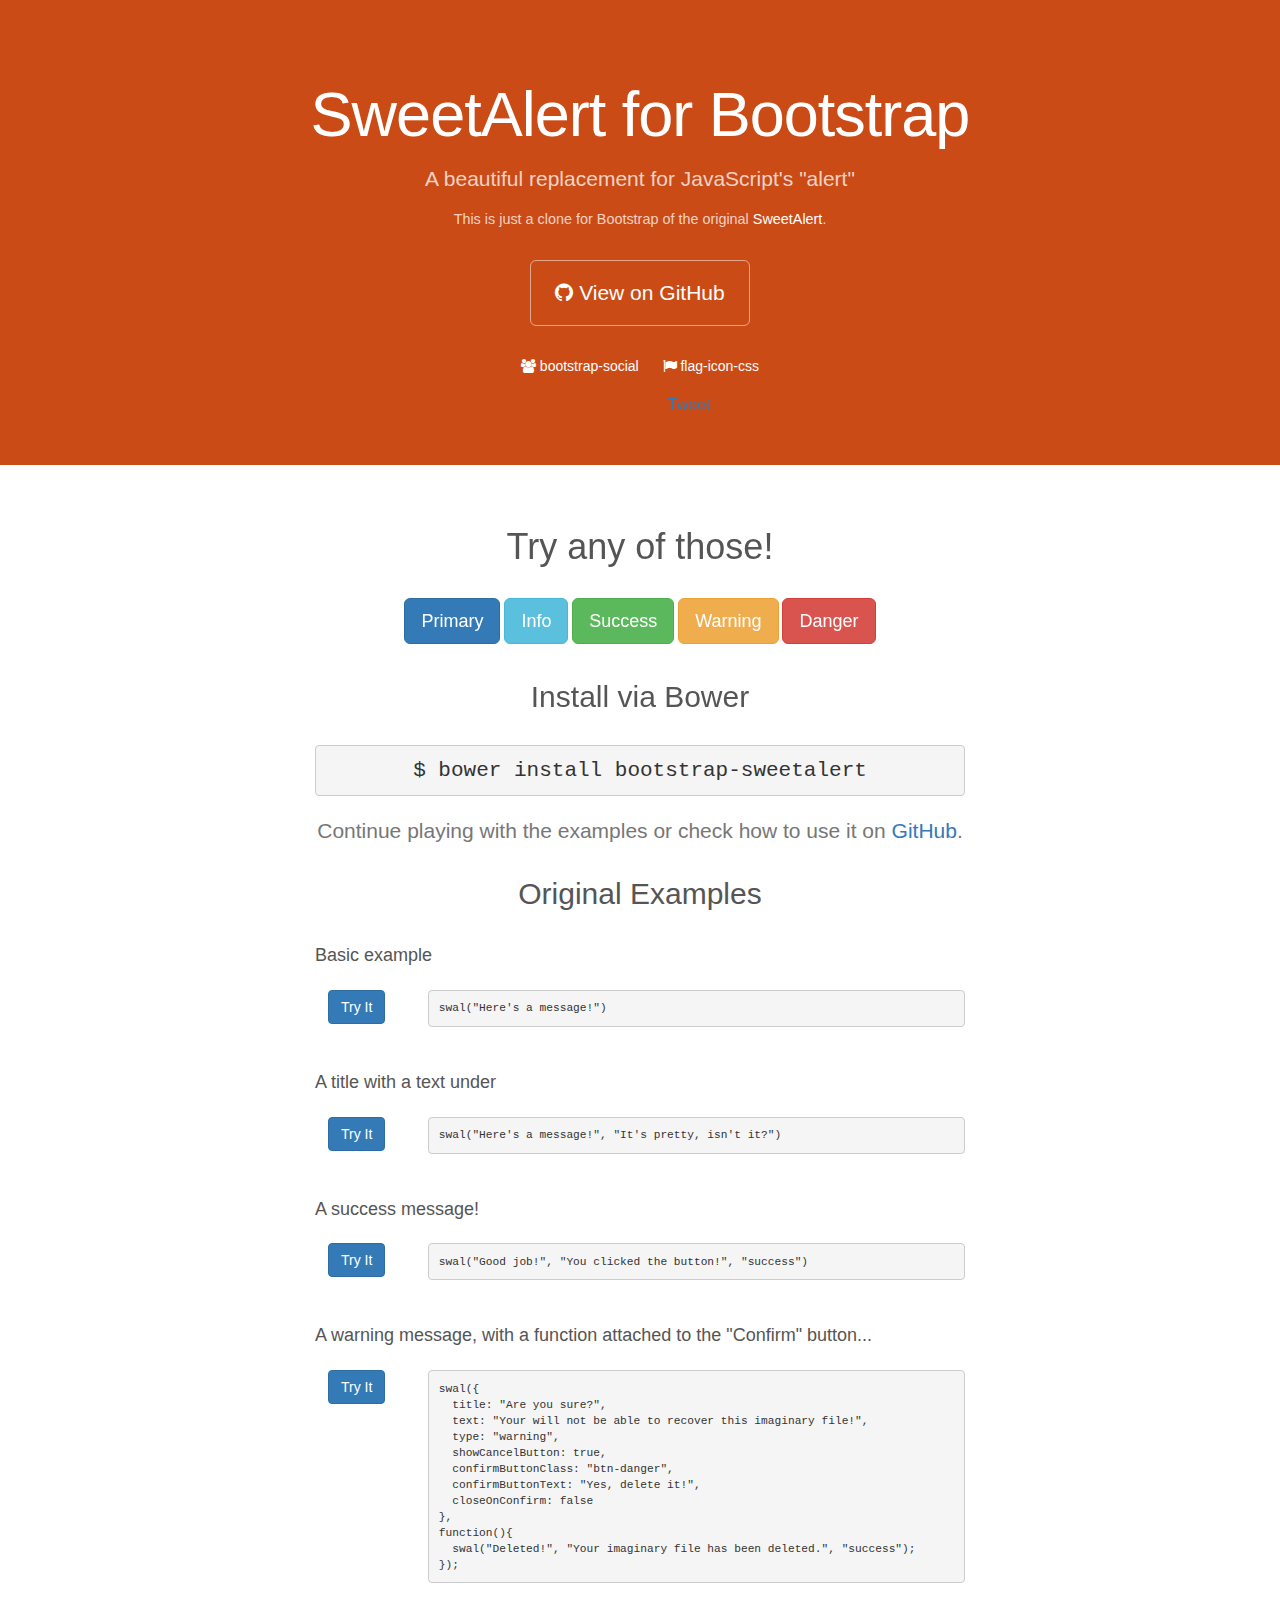
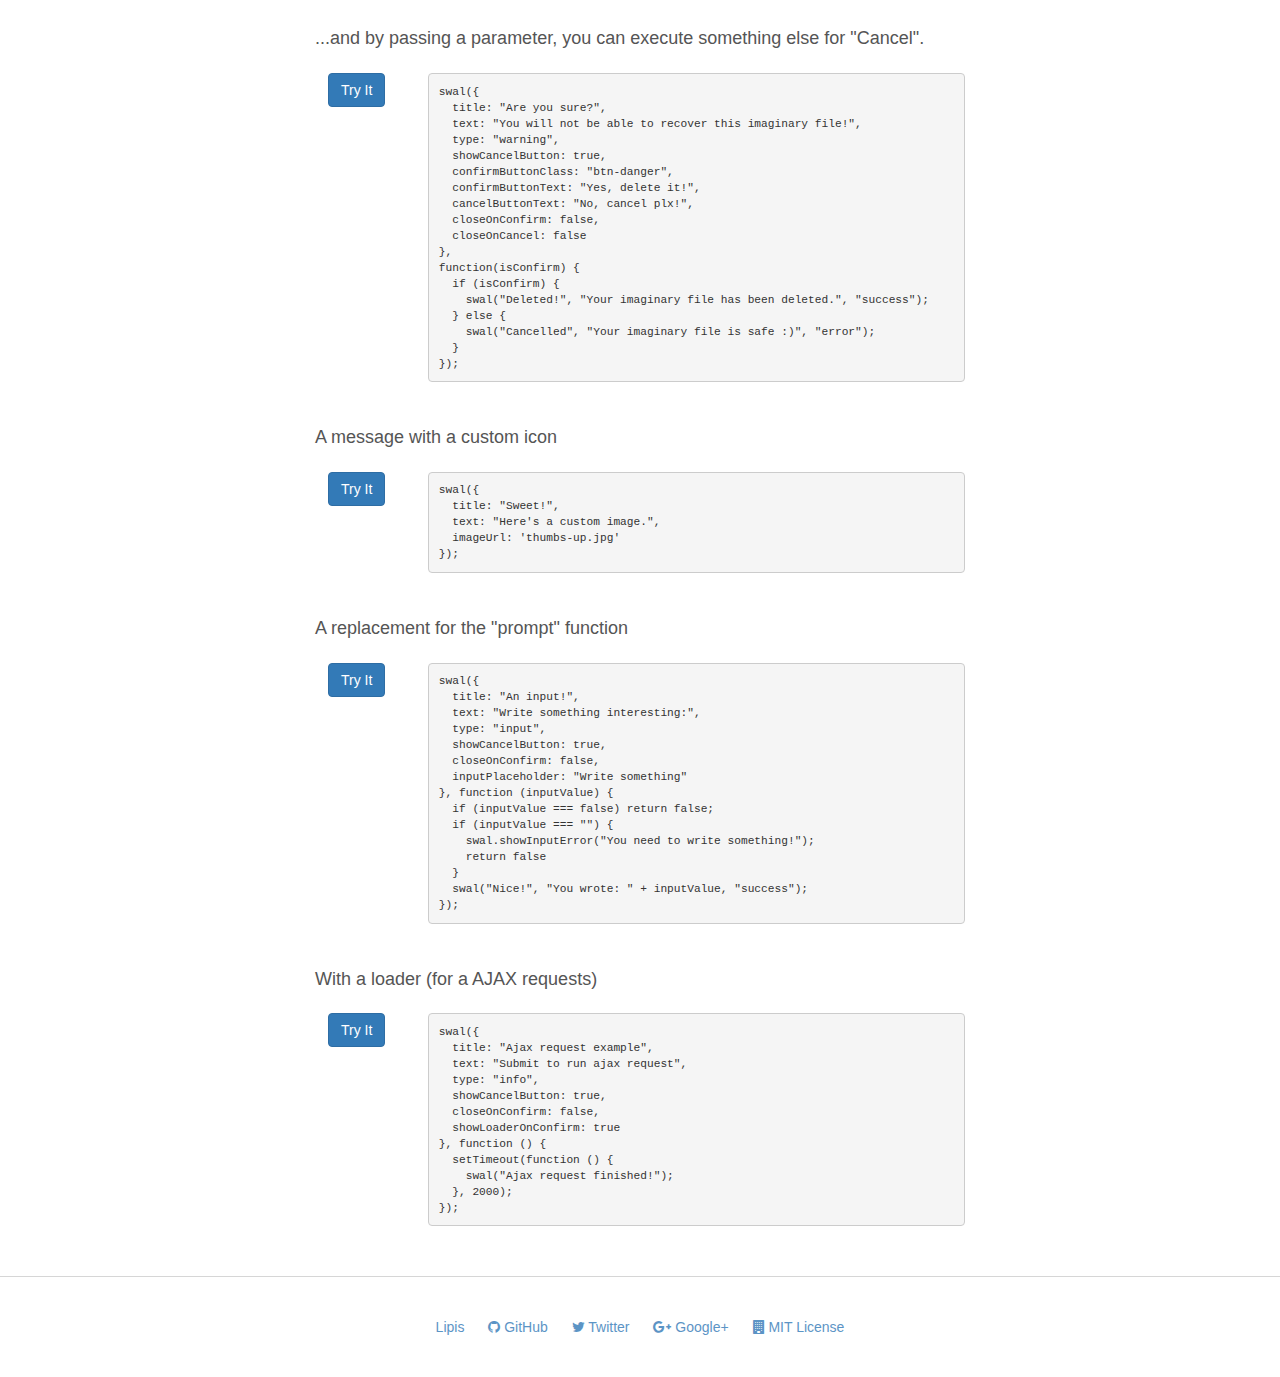
<file: src/main/resources/static/sweetAlert/index.html>
<!DOCTYPE html>
<html lang="en">
  <head>
    <meta charset="utf-8">
    <meta http-equiv="X-UA-Compatible" content="IE=edge">
    <meta name="viewport" content="width=device-width, initial-scale=1">

    <meta property="og:title" content="Social Buttons for Bootstrap" />
    <meta property="og:description" content="A beautiful replacement for JavaScript's 'alert' for Bootstrap" />
    <meta property="og:type" content="website" />
    <meta property="og:url" content="http://lipis.github.io/bootstrap-sweetalert/" />
    <meta property="og:image" content="http://lipis.github.io/bootstrap-social/assets/bootstrap-sweetalert.png" />

    <title>SweetAlert for Bootstrap</title>

    <link href="//maxcdn.bootstrapcdn.com/bootstrap/3.2.0/css/bootstrap.min.css" rel="stylesheet">
    <link href="//maxcdn.bootstrapcdn.com/font-awesome/4.2.0/css/font-awesome.min.css" rel="stylesheet">
    <script src="//code.jquery.com/jquery-2.1.1.js"></script>
    <link href="assets/docs.css" rel="stylesheet">

    <!-- Debug -->
    <script src="//localhost:32123/livereload.js"></script>

    <!-- This is what you need -->
    <script src="dist/sweetalert.js"></script>
    <link rel="stylesheet" href="dist/sweetalert.css">
    <!--.......................-->

    <script>
      (function(i,s,o,g,r,a,m){i['GoogleAnalyticsObject']=r;i[r]=i[r]||function(){
      (i[r].q=i[r].q||[]).push(arguments)},i[r].l=1*new Date();a=s.createElement(o),
      m=s.getElementsByTagName(o)[0];a.async=1;a.src=g;m.parentNode.insertBefore(a,m)
      })(window,document,'script','//www.google-analytics.com/analytics.js','ga');
      ga('create', 'UA-42119746-3', 'auto');
      ga('send', 'pageview');
    </script>
  </head>

  <body>
    <div class="jumbotron">
      <h1>SweetAlert for Bootstrap</h1>
      <p>A beautiful replacement for JavaScript's "alert"</p>
      <p class="small">
        This is just a clone for Bootstrap of the original
        <a href="http://tristanedwards.me/sweetalert" target="_blank" onclick="_gaq.push(['_trackEvent', 'exit', 'header', 'Original']);">SweetAlert</a>.
      </p>
      <p>
        <a class="btn btn-outline btn-lg" href="https://github.com/lipis/sweetalert" onclick="_gaq.push(['_trackEvent', 'exit', 'main', 'GitHub']);">
          <span class="fa fa-github"></span>
          View on GitHub
        </a>
      </p>
      <ul class="jumbotron-links">
        <li><a href="http://lipis.github.io/bootstrap-social" onclick="_gaq.push(['_trackEvent', 'exit', 'header', 'bootstrap-social']);"><i class="fa fa-group"></i> bootstrap-social</a></li>
        <li><a href="http://lipis.github.io/flag-icon-css"  onclick="_gaq.push(['_trackEvent', 'exit', 'header', 'flag-icon-css']);"><i class="fa fa-flag"></i> flag-icon-css</a></li>
      </ul>

      <iframe src="http://ghbtns.com/github-btn.html?user=lipis&amp;repo=bootstrap-sweetalert&amp;type=watch&amp;count=true" class="social-share"></iframe>
      <a href="https://twitter.com/share" class="social-share twitter-share-button" data-url="http://lipis.github.io/bootstrap-sweetalert/" data-text="SweetAlert for Bootstrap! A beautiful replacement for JavaScript's 'alert'." data-via="lipis" data-hashtags="bootstrap">Tweet</a>
    </div>

    <div class="container">

      <h1>Try any of those!</h1>
      <div class="examples">
        <button class="btn btn-lg btn-primary sweet-10" onclick="_gaq.push(['_trackEvent', 'example, 'try', 'Primary']);">Primary</button>
        <button class="btn btn-lg btn-info sweet-11" onclick="_gaq.push(['_trackEvent', 'example, 'try', 'Info']);">Info</button>
        <button class="btn btn-lg btn-success sweet-12" onclick="_gaq.push(['_trackEvent', 'example, 'try', 'Success']);">Success</button>
        <button class="btn btn-lg btn-warning sweet-13" onclick="_gaq.push(['_trackEvent', 'example, 'try', 'Warning']);">Warning</button>
        <button class="btn btn-lg btn-danger sweet-14" onclick="_gaq.push(['_trackEvent', 'example, 'try', 'Danger']);">Danger</button>
      </div>


      <h2>Install via Bower</h2>

      <pre class="text-center lead">$ bower install bootstrap-sweetalert</pre>

      <p class="text-muted text-center lead">
        Continue playing with the examples or check how to use it on
        <a href="https://github.com/lipis/bootstrap-sweetalert#sweetalert-for-bootstrap">GitHub</a>.
      </p>

      <h2>Original Examples</h2>

      <h4>Basic example</h4>
      <div class="row">
        <div class="col-sm-2 text-center">
          <p><button class="btn btn-primary sweet-1" onclick="_gaq.push(['_trackEvent', 'example', 'try', 'sweet-1']);">Try It</button></p>
        </div>
        <div class="col-sm-10">
          <pre class="code">swal("Here's a message!")</pre>
        </div>
      </div>

      <h4>A title with a text under</h4>
      <div class="row">
        <div class="col-sm-2 text-center">
          <p><button class="btn btn-primary sweet-2" onclick="_gaq.push(['_trackEvent', 'example', 'try', 'sweet-2']);">Try It</button></p>
        </div>
        <div class="col-sm-10">
          <pre>swal("Here's a message!", "It's pretty, isn't it?")</pre>
        </div>
      </div>

      <h4>A success message!</h4>
      <div class="row">
        <div class="col-sm-2 text-center">
          <p><button class="btn btn-primary sweet-3" onclick="_gaq.push(['_trackEvent', 'example', 'try', 'sweet-3']);">Try It</button></p>
        </div>
        <div class="col-sm-10">
          <pre>swal("Good job!", "You clicked the button!", "success")</pre>
        </div>
      </div>

      <h4>A warning message, with a function attached to the "Confirm" button...</h4>
      <div class="row">
        <div class="col-sm-2 text-center">
          <p><button class="btn btn-primary sweet-4" onclick="_gaq.push(['_trackEvent', 'example', 'try', 'sweet-4']);">Try It</button></p>
        </div>
        <div class="col-sm-10">
          <pre>
swal({
  title: "Are you sure?",
  text: "Your will not be able to recover this imaginary file!",
  type: "warning",
  showCancelButton: true,
  confirmButtonClass: "btn-danger",
  confirmButtonText: "Yes, delete it!",
  closeOnConfirm: false
},
function(){
  swal("Deleted!", "Your imaginary file has been deleted.", "success");
});</pre>
        </div>
      </div>

      <h4>...and by passing a parameter, you can execute something else for "Cancel".</h4>
      <div class="row">
        <div class="col-sm-2 text-center">
          <p><button class="btn btn-primary sweet-5" onclick="_gaq.push(['_trackEvent', 'example', 'try', 'sweet-5']);">Try It</button></p>
        </div>
        <div class="col-sm-10">
          <pre>
swal({
  title: "Are you sure?",
  text: "You will not be able to recover this imaginary file!",
  type: "warning",
  showCancelButton: true,
  confirmButtonClass: "btn-danger",
  confirmButtonText: "Yes, delete it!",
  cancelButtonText: "No, cancel plx!",
  closeOnConfirm: false,
  closeOnCancel: false
},
function(isConfirm) {
  if (isConfirm) {
    swal("Deleted!", "Your imaginary file has been deleted.", "success");
  } else {
    swal("Cancelled", "Your imaginary file is safe :)", "error");
  }
});</pre>
        </div>
      </div>

      <h4>A message with a custom icon</h4>
      <div class="row">
        <div class="col-sm-2 text-center">
          <p><button class="btn btn-primary sweet-6" onclick="_gaq.push(['_trackEvent', 'exit', 'footer', 'Lipis']);">Try It</button></p>
        </div>
        <div class="col-sm-10">
          <pre>
swal({
  title: "Sweet!",
  text: "Here's a custom image.",
  imageUrl: 'thumbs-up.jpg'
});</pre>
        </div>
      </div>

      <h4>A replacement for the "prompt" function</h4>
      <div class="row">
        <div class="col-sm-2 text-center">
          <p><button class="btn btn-primary sweet-7" onclick="_gaq.push(['_trackEvent', 'exit', 'footer', 'Lipis']);">Try It</button></p>
        </div>
        <div class="col-sm-10">
          <pre>
swal({
  title: "An input!",
  text: "Write something interesting:",
  type: "input",
  showCancelButton: true,
  closeOnConfirm: false,
  inputPlaceholder: "Write something"
}, function (inputValue) {
  if (inputValue === false) return false;
  if (inputValue === "") {
    swal.showInputError("You need to write something!");
    return false
  }
  swal("Nice!", "You wrote: " + inputValue, "success");
});</pre>
        </div>
      </div>

      <h4>With a loader (for a AJAX requests)</h4>
      <div class="row">
        <div class="col-sm-2 text-center">
          <p><button class="btn btn-primary sweet-8" onclick="_gaq.push(['_trackEvent', 'exit', 'footer', 'Lipis']);">Try It</button></p>
        </div>
        <div class="col-sm-10">
          <pre>
swal({
  title: "Ajax request example",
  text: "Submit to run ajax request",
  type: "info",
  showCancelButton: true,
  closeOnConfirm: false,
  showLoaderOnConfirm: true
}, function () {
  setTimeout(function () {
    swal("Ajax request finished!");
  }, 2000);
});</pre>
        </div>
      </div>
    </div>
    <footer>
      <ul class="links">
        <li><a href="http://lip.is" onclick="_gaq.push(['_trackEvent', 'exit', 'footer', 'Lipis']);">Lipis</a></li>
        <li><a href="http://github.com/lipis" onclick="_gaq.push(['_trackEvent', 'exit', 'footer', 'GitHub']);"><i class="fa fa-github"></i> GitHub</a></li>
        <li><a href="http://twitter.com/lipis" onclick="_gaq.push(['_trackEvent', 'exit', 'footer', 'Twitter']);"><i class="fa fa-twitter"></i> Twitter</a></li>
        <li><a href="http://google.com/+PanayiotisLipiridis" onclick="_gaq.push(['_trackEvent', 'exit', 'footer', 'Google+']);"><i class="fa fa-google-plus"></i> Google+</a></li>
        <li><a href="http://opensource.org/licenses/MIT" onclick="_gaq.push(['_trackEvent', 'exit', 'footer', 'MIT']);"><i class="fa fa-building"></i> MIT License</a></li>
      </ul>
    </footer>

    <script>
      document.querySelector('.sweet-1').onclick = function(){
        swal("Here's a message!");
      };

      document.querySelector('.sweet-2').onclick = function(){
        swal("Here's a message!", "It's pretty, isn't it?")
      };

      document.querySelector('.sweet-3').onclick = function(){
        swal("Good job!", "You clicked the button!", "success");
      };

      document.querySelector('.sweet-4').onclick = function(){
        swal({
          title: "Are you sure?",
          text: "You will not be able to recover this imaginary file!",
          type: "warning",
          showCancelButton: true,
          confirmButtonClass: 'btn-danger',
          confirmButtonText: 'Yes, delete it!',
          closeOnConfirm: false,
          //closeOnCancel: false
        },
        function(){
          swal("Deleted!", "Your imaginary file has been deleted!", "success");
        });
      };

      document.querySelector('.sweet-5').onclick = function(){
        swal({
          title: "Are you sure?",
          text: "You will not be able to recover this imaginary file!",
          type: "warning",
          showCancelButton: true,
          confirmButtonClass: 'btn-danger',
          confirmButtonText: 'Yes, delete it!',
          cancelButtonText: "No, cancel plx!",
          closeOnConfirm: false,
          closeOnCancel: false
        },
        function(isConfirm){
          if (isConfirm){
            swal("Deleted!", "Your imaginary file has been deleted!", "success");
          } else {
            swal("Cancelled", "Your imaginary file is safe :)", "error");
          }
        });
      };

      document.querySelector('.sweet-6').onclick = function(){
        swal({
          title: "Sweet!",
          text: "Here's a custom image.",
          imageUrl: 'assets/thumbs-up.jpg'
        });
      };

      document.querySelector('.sweet-7').onclick = function () {
        swal({
          title: "An input!",
          text: "Write something interesting:",
          type: "input",
          showCancelButton: true,
          closeOnConfirm: false,
          animation: "slide-from-top",
          inputPlaceholder: "Write something"
        }, function (inputValue) {
          if (inputValue === false) return false;
          if (inputValue === "") {
            swal.showInputError("You need to write something!");
            return false
          }
          swal("Nice!", "You wrote: " + inputValue, "success");
        });
      };

      document.querySelector('.sweet-8').onclick = function () {
        swal({
          title: "Ajax request example",
          text: "Submit to run ajax request",
          type: "info",
          showCancelButton: true,
          closeOnConfirm: false,
          showLoaderOnConfirm: true
        }, function () {
          setTimeout(function () {
            swal("Ajax request finished!");
          }, 2000);
        });
      };

      document.querySelector('.sweet-10').onclick = function(){
        swal({
          title: "Are you sure?",
          text: "You will not be able to recover this imaginary file!",
          type: "info",
          showCancelButton: true,
          confirmButtonClass: 'btn-primary',
          confirmButtonText: 'Primary!'
        });
      };

      document.querySelector('.sweet-11').onclick = function(){
        swal({
          title: "Are you sure?",
          text: "You will not be able to recover this imaginary file!",
          type: "info",
          showCancelButton: true,
          confirmButtonClass: 'btn-info',
          confirmButtonText: 'Info!'
        });
      };

      document.querySelector('.sweet-12').onclick = function(){
        swal({
          title: "Are you sure?",
          text: "You will not be able to recover this imaginary file!",
          type: "success",
          showCancelButton: true,
          confirmButtonClass: 'btn-success',
          confirmButtonText: 'Success!'
        });
      };

      document.querySelector('.sweet-13').onclick = function(){
        swal({
          title: "Are you sure?",
          text: "You will not be able to recover this imaginary file!",
          type: "warning",
          showCancelButton: true,
          confirmButtonClass: 'btn-warning',
          confirmButtonText: 'Warning!'
        });
      };

      document.querySelector('.sweet-14').onclick = function(){
        swal({
          title: "Are you sure?",
          text: "You will not be able to recover this imaginary file!",
          type: "error",
          showCancelButton: true,
          confirmButtonClass: 'btn-danger',
          confirmButtonText: 'Danger!'
        });
      };
    </script>
    <script>
      !function(d,s,id){var js,fjs=d.getElementsByTagName(s)[0],p=/^http:/.test(d.location)?'http':'https';if(!d.getElementById(id)){js=d.createElement(s);js.id=id;js.src=p+'://platform.twitter.com/widgets.js';fjs.parentNode.insertBefore(js,fjs);}}(document, 'script', 'twitter-wjs');
    </script>
  </body>
</html>
</file>
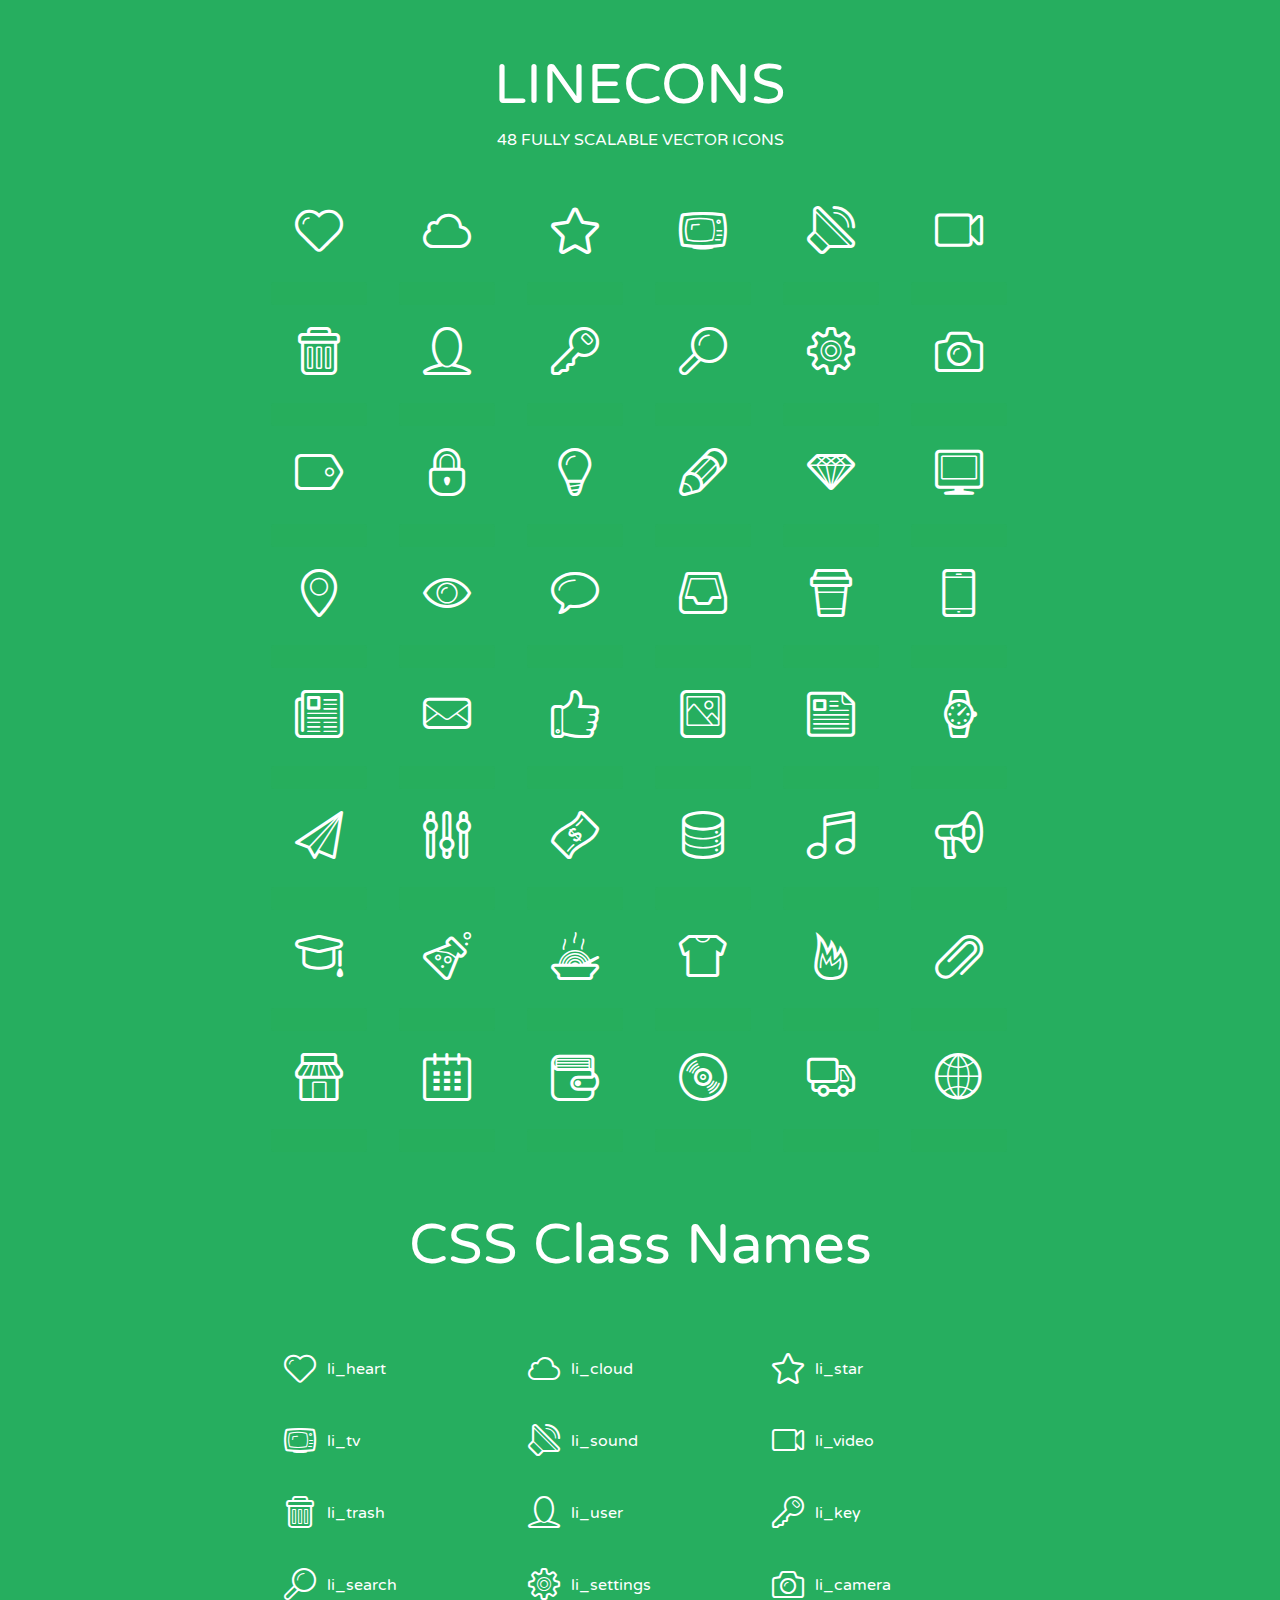
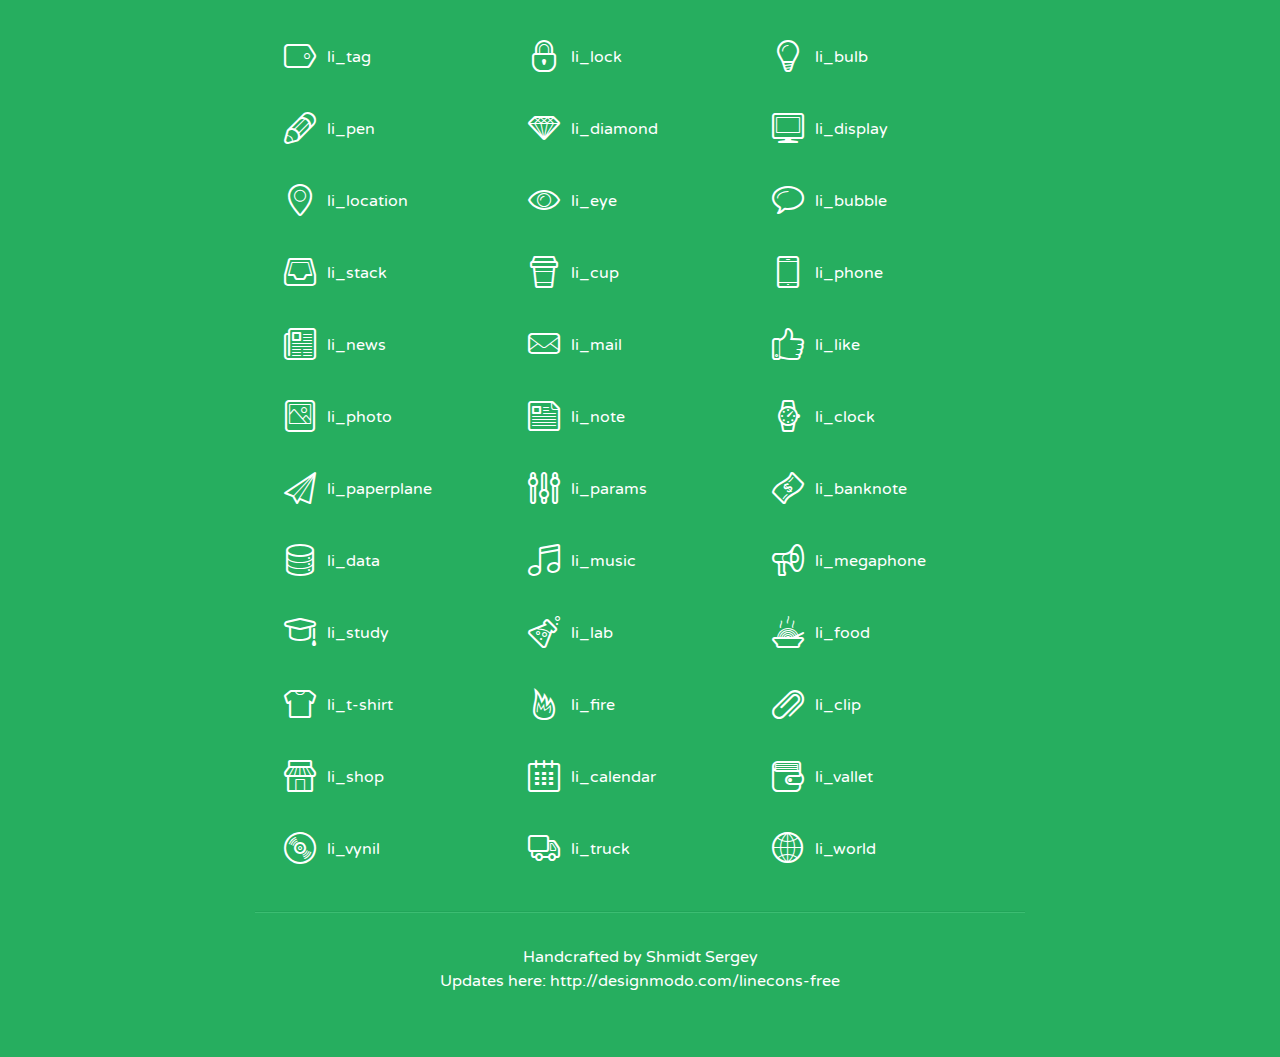
<file: src/main/resources/static/css/assets/lineicons/index.html>
<!doctype html>
<html>
<head>
<title>LINECONS - 48 Fully Scalable Vector Icons</title>
<link rel="stylesheet" href="style.css" />
<link href='http://fonts.googleapis.com/css?family=Varela+Round' rel='stylesheet' type='text/css'>
<!--[if lte IE 7]><script src="lte-ie7.js"></script><![endif]-->

<!-- 

Thanks http://icomoon.io/app/ for amazing service!

-->


<style>
	section, header, footer {display: block;}
	body {
		font-family: 'Varela Round', sans-serif;
		color: #333333;
		line-height: 1.5;
		font-size: 16px;
		background:#26ae5f;
		color:white;
		-moz-text-shadow: 0 1px 1px rgba(0, 0, 0, 0.21);
		-webkit-text-shadow: 0 1px 1px rgba(0, 0, 0, 0.21);
	}
	* {
		-moz-box-sizing: border-box;
		-webkit-box-sizing: border-box;
		box-sizing: border-box;
		margin: 0;
		padding: 0;
	}
	.glyph {
		float: left;
		text-align: center;
		padding: .5em;
		margin: 0 .5em;
		width: 7em;
		border-radius: .375em;
		top:0;
		position:relative;
		-webkit-transition:0.2s ease-in;
		-o-transition:0.2s ease-in;
		-moz-transition:0.2s ease-in;
		-ie-transition:0.2s ease-in;
		transition:0.2s ease-in;
	}
	.glyph input {
		width: 100%;
		text-align: center;
		font-family: consolas, monospace;
		border-radius:3px;
		border:none;
		padding:4px;
		background:#26AE5C;
		color:#26AE5C;
		-webkit-transition:0.2s ease-in;
		-o-transition:0.2s ease-in;
		-moz-transition:0.2s ease-in;
		-ie-transition:0.2s ease-in;
		transition:0.2s ease-in;
	}
	.glyph:hover input {
		background:#26ae5f;
		padding:4px;
		color:#ffffff;
	}
	.glyph:hover {
		-webkit-transition: all 0.5s ease-out;
		background:#222821;
		color:#fff;
		text-shadow: none;
		-moz-text-shadow: none;
		-webkit-text-shadow: none;
		top:-5px;
		position:relative;
	}
	.glyph input, .mtm {
		margin-top: .75em;
	}
	.w-main {
		width: 770px;
		text-align:center;
	}
	.centered {
		margin-left: auto;
		margin-right: auto;
	}
	.fs1 {
		font-size: 3em;
	}
	header {
		margin: 2em 0;
		padding-bottom: .5em;
	}
	header h1 {
		font-size: 3.5em;
		font-weight: normal;
	}
	.clearfix:before, .clearfix:after { content: ""; display: table; }
	.clearfix:after, .clear { clear: both; }
	footer {
		margin: 2em 0;
		padding: 2em 0;
		border-top: 1px solid rgb(60, 189, 114);
		box-shadow: 0 -1px rgb(33, 165, 89);
	}
	a, a:visited {
		color: #ffffff; text-decoration:none;
	}
	a:hover, a:focus {color: #222821; text-decoration:none;}
	.box1 {
		display: inline-block;
		width: 14em;
		padding: .25em .5em;
		margin: .5em 1em .5em 0;
		text-align:left;
		
	}
	.box1 span { 
		font-size:2em;
		position: relative;
		top: 0.25em;
		margin-right: 0.1em;
	}
</style>
</head>
<body>
	<div class="w-main centered">
	<section class="mtm clearfix" id="glyphs">
	<header>
		<h1>LINECONS</h1>
		<p>48 FULLY SCALABLE VECTOR ICONS</p>
	</header>
	<div class="glyph">
		<div class="fs1" aria-hidden="true" data-icon="&#xe000;"></div>
		<input type="text" readonly="readonly" value="&amp;#xe000;" />
	</div>
	<div class="glyph">
		<div class="fs1" aria-hidden="true" data-icon="&#xe001;"></div>
		<input type="text" readonly="readonly" value="&amp;#xe001;" />
	</div>
	<div class="glyph">
		<div class="fs1" aria-hidden="true" data-icon="&#xe002;"></div>
		<input type="text" readonly="readonly" value="&amp;#xe002;" />
	</div>
	<div class="glyph">
		<div class="fs1" aria-hidden="true" data-icon="&#xe003;"></div>
		<input type="text" readonly="readonly" value="&amp;#xe003;" />
	</div>
	<div class="glyph">
		<div class="fs1" aria-hidden="true" data-icon="&#xe004;"></div>
		<input type="text" readonly="readonly" value="&amp;#xe004;" />
	</div>
	<div class="glyph">
		<div class="fs1" aria-hidden="true" data-icon="&#xe005;"></div>
		<input type="text" readonly="readonly" value="&amp;#xe005;" />
	</div>
	<div class="glyph">
		<div class="fs1" aria-hidden="true" data-icon="&#xe006;"></div>
		<input type="text" readonly="readonly" value="&amp;#xe006;" />
	</div>
	<div class="glyph">
		<div class="fs1" aria-hidden="true" data-icon="&#xe007;"></div>
		<input type="text" readonly="readonly" value="&amp;#xe007;" />
	</div>
	<div class="glyph">
		<div class="fs1" aria-hidden="true" data-icon="&#xe008;"></div>
		<input type="text" readonly="readonly" value="&amp;#xe008;" />
	</div>
	<div class="glyph">
		<div class="fs1" aria-hidden="true" data-icon="&#xe009;"></div>
		<input type="text" readonly="readonly" value="&amp;#xe009;" />
	</div>
	<div class="glyph">
		<div class="fs1" aria-hidden="true" data-icon="&#xe00a;"></div>
		<input type="text" readonly="readonly" value="&amp;#xe00a;" />
	</div>
	<div class="glyph">
		<div class="fs1" aria-hidden="true" data-icon="&#xe00b;"></div>
		<input type="text" readonly="readonly" value="&amp;#xe00b;" />
	</div>
	<div class="glyph">
		<div class="fs1" aria-hidden="true" data-icon="&#xe00c;"></div>
		<input type="text" readonly="readonly" value="&amp;#xe00c;" />
	</div>
	<div class="glyph">
		<div class="fs1" aria-hidden="true" data-icon="&#xe00d;"></div>
		<input type="text" readonly="readonly" value="&amp;#xe00d;" />
	</div>
	<div class="glyph">
		<div class="fs1" aria-hidden="true" data-icon="&#xe00e;"></div>
		<input type="text" readonly="readonly" value="&amp;#xe00e;" />
	</div>
	<div class="glyph">
		<div class="fs1" aria-hidden="true" data-icon="&#xe00f;"></div>
		<input type="text" readonly="readonly" value="&amp;#xe00f;" />
	</div>
	<div class="glyph">
		<div class="fs1" aria-hidden="true" data-icon="&#xe010;"></div>
		<input type="text" readonly="readonly" value="&amp;#xe010;" />
	</div>
	<div class="glyph">
		<div class="fs1" aria-hidden="true" data-icon="&#xe011;"></div>
		<input type="text" readonly="readonly" value="&amp;#xe011;" />
	</div>
	<div class="glyph">
		<div class="fs1" aria-hidden="true" data-icon="&#xe012;"></div>
		<input type="text" readonly="readonly" value="&amp;#xe012;" />
	</div>
	<div class="glyph">
		<div class="fs1" aria-hidden="true" data-icon="&#xe013;"></div>
		<input type="text" readonly="readonly" value="&amp;#xe013;" />
	</div>
	<div class="glyph">
		<div class="fs1" aria-hidden="true" data-icon="&#xe014;"></div>
		<input type="text" readonly="readonly" value="&amp;#xe014;" />
	</div>
	<div class="glyph">
		<div class="fs1" aria-hidden="true" data-icon="&#xe015;"></div>
		<input type="text" readonly="readonly" value="&amp;#xe015;" />
	</div>
	<div class="glyph">
		<div class="fs1" aria-hidden="true" data-icon="&#xe016;"></div>
		<input type="text" readonly="readonly" value="&amp;#xe016;" />
	</div>
	<div class="glyph">
		<div class="fs1" aria-hidden="true" data-icon="&#xe017;"></div>
		<input type="text" readonly="readonly" value="&amp;#xe017;" />
	</div>
	<div class="glyph">
		<div class="fs1" aria-hidden="true" data-icon="&#xe018;"></div>
		<input type="text" readonly="readonly" value="&amp;#xe018;" />
	</div>
	<div class="glyph">
		<div class="fs1" aria-hidden="true" data-icon="&#xe019;"></div>
		<input type="text" readonly="readonly" value="&amp;#xe019;" />
	</div>
	<div class="glyph">
		<div class="fs1" aria-hidden="true" data-icon="&#xe01a;"></div>
		<input type="text" readonly="readonly" value="&amp;#xe01a;" />
	</div>
	<div class="glyph">
		<div class="fs1" aria-hidden="true" data-icon="&#xe01b;"></div>
		<input type="text" readonly="readonly" value="&amp;#xe01b;" />
	</div>
	<div class="glyph">
		<div class="fs1" aria-hidden="true" data-icon="&#xe01c;"></div>
		<input type="text" readonly="readonly" value="&amp;#xe01c;" />
	</div>
	<div class="glyph">
		<div class="fs1" aria-hidden="true" data-icon="&#xe01d;"></div>
		<input type="text" readonly="readonly" value="&amp;#xe01d;" />
	</div>
	<div class="glyph">
		<div class="fs1" aria-hidden="true" data-icon="&#xe01e;"></div>
		<input type="text" readonly="readonly" value="&amp;#xe01e;" />
	</div>
	<div class="glyph">
		<div class="fs1" aria-hidden="true" data-icon="&#xe01f;"></div>
		<input type="text" readonly="readonly" value="&amp;#xe01f;" />
	</div>
	<div class="glyph">
		<div class="fs1" aria-hidden="true" data-icon="&#xe020;"></div>
		<input type="text" readonly="readonly" value="&amp;#xe020;" />
	</div>
	<div class="glyph">
		<div class="fs1" aria-hidden="true" data-icon="&#xe021;"></div>
		<input type="text" readonly="readonly" value="&amp;#xe021;" />
	</div>
	<div class="glyph">
		<div class="fs1" aria-hidden="true" data-icon="&#xe022;"></div>
		<input type="text" readonly="readonly" value="&amp;#xe022;" />
	</div>
	<div class="glyph">
		<div class="fs1" aria-hidden="true" data-icon="&#xe023;"></div>
		<input type="text" readonly="readonly" value="&amp;#xe023;" />
	</div>
	<div class="glyph">
		<div class="fs1" aria-hidden="true" data-icon="&#xe024;"></div>
		<input type="text" readonly="readonly" value="&amp;#xe024;" />
	</div>
	<div class="glyph">
		<div class="fs1" aria-hidden="true" data-icon="&#xe025;"></div>
		<input type="text" readonly="readonly" value="&amp;#xe025;" />
	</div>
	<div class="glyph">
		<div class="fs1" aria-hidden="true" data-icon="&#xe026;"></div>
		<input type="text" readonly="readonly" value="&amp;#xe026;" />
	</div>
	<div class="glyph">
		<div class="fs1" aria-hidden="true" data-icon="&#xe027;"></div>
		<input type="text" readonly="readonly" value="&amp;#xe027;" />
	</div>
	<div class="glyph">
		<div class="fs1" aria-hidden="true" data-icon="&#xe028;"></div>
		<input type="text" readonly="readonly" value="&amp;#xe028;" />
	</div>
	<div class="glyph">
		<div class="fs1" aria-hidden="true" data-icon="&#xe029;"></div>
		<input type="text" readonly="readonly" value="&amp;#xe029;" />
	</div>
	<div class="glyph">
		<div class="fs1" aria-hidden="true" data-icon="&#xe02a;"></div>
		<input type="text" readonly="readonly" value="&amp;#xe02a;" />
	</div>
	<div class="glyph">
		<div class="fs1" aria-hidden="true" data-icon="&#xe02b;"></div>
		<input type="text" readonly="readonly" value="&amp;#xe02b;" />
	</div>
	<div class="glyph">
		<div class="fs1" aria-hidden="true" data-icon="&#xe02c;"></div>
		<input type="text" readonly="readonly" value="&amp;#xe02c;" />
	</div>
	<div class="glyph">
		<div class="fs1" aria-hidden="true" data-icon="&#xe02d;"></div>
		<input type="text" readonly="readonly" value="&amp;#xe02d;" />
	</div>
	<div class="glyph">
		<div class="fs1" aria-hidden="true" data-icon="&#xe02e;"></div>
		<input type="text" readonly="readonly" value="&amp;#xe02e;" />
	</div>
	<div class="glyph">
		<div class="fs1" aria-hidden="true" data-icon="&#xe02f;"></div>
		<input type="text" readonly="readonly" value="&amp;#xe02f;" />
	</div>
	</section>
	<div class="clear"></div>
	<section class="mtm clearfix" id="glyphs">
	<header>
		<h1>CSS Class Names</h1>
	</header>
	<span class="box1">
		<span aria-hidden="true" class="li_heart"></span>
		&nbsp;li_heart
	</span>
	<span class="box1">
		<span aria-hidden="true" class="li_cloud"></span>
		&nbsp;li_cloud
	</span>
	<span class="box1">
		<span aria-hidden="true" class="li_star"></span>
		&nbsp;li_star
	</span>
	<span class="box1">
		<span aria-hidden="true" class="li_tv"></span>
		&nbsp;li_tv
	</span>
	<span class="box1">
		<span aria-hidden="true" class="li_sound"></span>
		&nbsp;li_sound
	</span>
	<span class="box1">
		<span aria-hidden="true" class="li_video"></span>
		&nbsp;li_video
	</span>
	<span class="box1">
		<span aria-hidden="true" class="li_trash"></span>
		&nbsp;li_trash
	</span>
	<span class="box1">
		<span aria-hidden="true" class="li_user"></span>
		&nbsp;li_user
	</span>
	<span class="box1">
		<span aria-hidden="true" class="li_key"></span>
		&nbsp;li_key
	</span>
	<span class="box1">
		<span aria-hidden="true" class="li_search"></span>
		&nbsp;li_search
	</span>
	<span class="box1">
		<span aria-hidden="true" class="li_settings"></span>
		&nbsp;li_settings
	</span>
	<span class="box1">
		<span aria-hidden="true" class="li_camera"></span>
		&nbsp;li_camera
	</span>
	<span class="box1">
		<span aria-hidden="true" class="li_tag"></span>
		&nbsp;li_tag
	</span>
	<span class="box1">
		<span aria-hidden="true" class="li_lock"></span>
		&nbsp;li_lock
	</span>
	<span class="box1">
		<span aria-hidden="true" class="li_bulb"></span>
		&nbsp;li_bulb
	</span>
	<span class="box1">
		<span aria-hidden="true" class="li_pen"></span>
		&nbsp;li_pen
	</span>
	<span class="box1">
		<span aria-hidden="true" class="li_diamond"></span>
		&nbsp;li_diamond
	</span>
	<span class="box1">
		<span aria-hidden="true" class="li_display"></span>
		&nbsp;li_display
	</span>
	<span class="box1">
		<span aria-hidden="true" class="li_location"></span>
		&nbsp;li_location
	</span>
	<span class="box1">
		<span aria-hidden="true" class="li_eye"></span>
		&nbsp;li_eye
	</span>
	<span class="box1">
		<span aria-hidden="true" class="li_bubble"></span>
		&nbsp;li_bubble
	</span>
	<span class="box1">
		<span aria-hidden="true" class="li_stack"></span>
		&nbsp;li_stack
	</span>
	<span class="box1">
		<span aria-hidden="true" class="li_cup"></span>
		&nbsp;li_cup
	</span>
	<span class="box1">
		<span aria-hidden="true" class="li_phone"></span>
		&nbsp;li_phone
	</span>
	<span class="box1">
		<span aria-hidden="true" class="li_news"></span>
		&nbsp;li_news
	</span>
	<span class="box1">
		<span aria-hidden="true" class="li_mail"></span>
		&nbsp;li_mail
	</span>
	<span class="box1">
		<span aria-hidden="true" class="li_like"></span>
		&nbsp;li_like
	</span>
	<span class="box1">
		<span aria-hidden="true" class="li_photo"></span>
		&nbsp;li_photo
	</span>
	<span class="box1">
		<span aria-hidden="true" class="li_note"></span>
		&nbsp;li_note
	</span>
	<span class="box1">
		<span aria-hidden="true" class="li_clock"></span>
		&nbsp;li_clock
	</span>
	<span class="box1">
		<span aria-hidden="true" class="li_paperplane"></span>
		&nbsp;li_paperplane
	</span>
	<span class="box1">
		<span aria-hidden="true" class="li_params"></span>
		&nbsp;li_params
	</span>
	<span class="box1">
		<span aria-hidden="true" class="li_banknote"></span>
		&nbsp;li_banknote
	</span>
	<span class="box1">
		<span aria-hidden="true" class="li_data"></span>
		&nbsp;li_data
	</span>
	<span class="box1">
		<span aria-hidden="true" class="li_music"></span>
		&nbsp;li_music
	</span>
	<span class="box1">
		<span aria-hidden="true" class="li_megaphone"></span>
		&nbsp;li_megaphone
	</span>
	<span class="box1">
		<span aria-hidden="true" class="li_study"></span>
		&nbsp;li_study
	</span>
	<span class="box1">
		<span aria-hidden="true" class="li_lab"></span>
		&nbsp;li_lab
	</span>
	<span class="box1">
		<span aria-hidden="true" class="li_food"></span>
		&nbsp;li_food
	</span>
	<span class="box1">
		<span aria-hidden="true" class="li_t-shirt"></span>
		&nbsp;li_t-shirt
	</span>
	<span class="box1">
		<span aria-hidden="true" class="li_fire"></span>
		&nbsp;li_fire
	</span>
	<span class="box1">
		<span aria-hidden="true" class="li_clip"></span>
		&nbsp;li_clip
	</span>
	<span class="box1">
		<span aria-hidden="true" class="li_shop"></span>
		&nbsp;li_shop
	</span>
	<span class="box1">
		<span aria-hidden="true" class="li_calendar"></span>
		&nbsp;li_calendar
	</span>
	<span class="box1">
		<span aria-hidden="true" class="li_vallet"></span>
		&nbsp;li_vallet
	</span>
	<span class="box1">
		<span aria-hidden="true" class="li_vynil"></span>
		&nbsp;li_vynil
	</span>
	<span class="box1">
		<span aria-hidden="true" class="li_truck"></span>
		&nbsp;li_truck
	</span>
	<span class="box1">
		<span aria-hidden="true" class="li_world"></span>
		&nbsp;li_world
	</span>
	</section>
	<footer>
		<p>Handcrafted by <a href="http://shmidt.in">Shmidt Sergey</a></p>
		<p>Updates here: <a href="http://designmodo.com/linecons-free">http://designmodo.com/linecons-free</a></p>
	</footer>
	</div>
	<script>
	document.getElementById("glyphs").addEventListener("click", function(e) {
		var target = e.target;
		if (target.tagName === "INPUT") {
			target.select();
		}
	});
	</script>
</body>
</html>
</file>
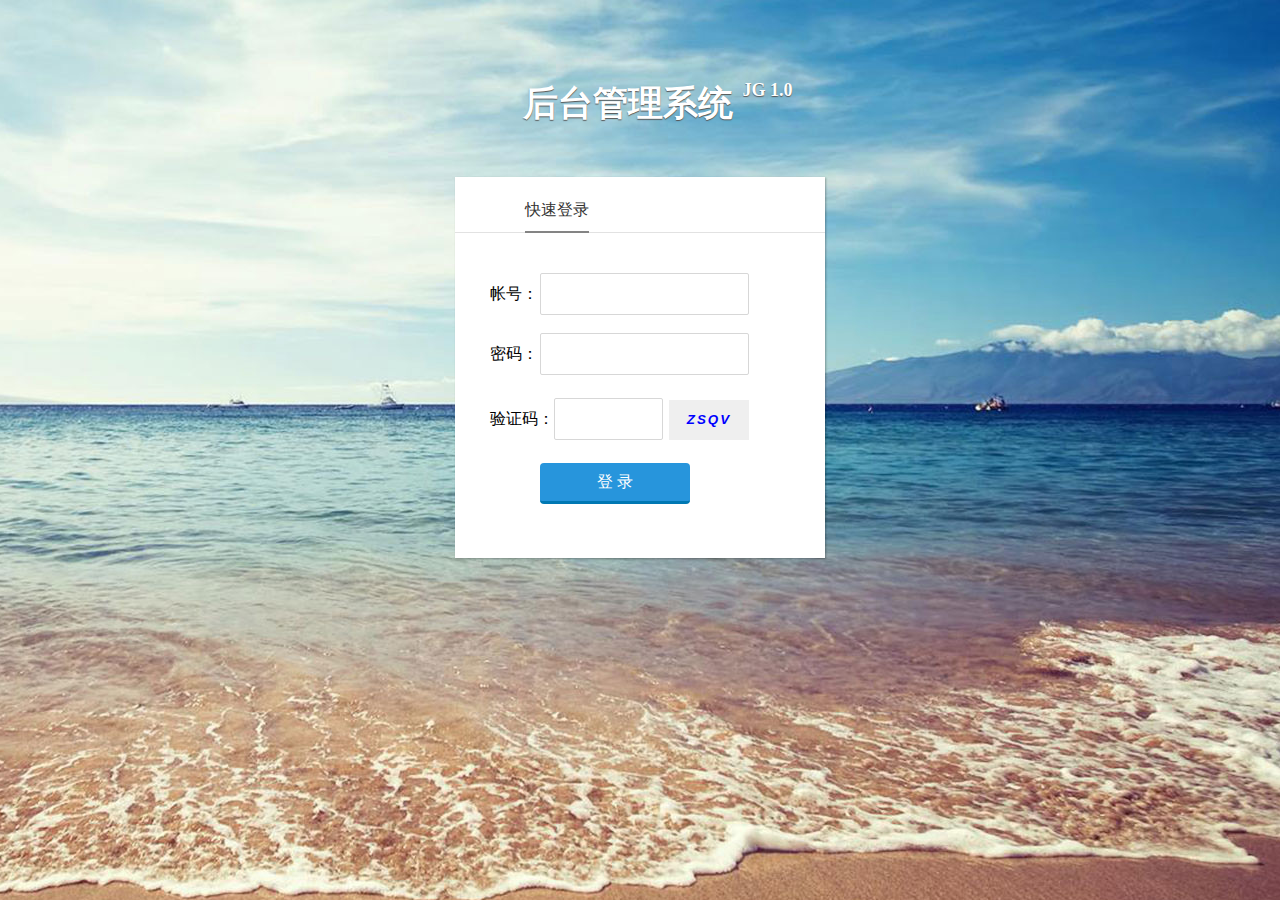
<file: src/main/resources/static/admin.html>
<!DOCTYPE html PUBLIC "-//W3C//DTD XHTML 1.0 Transitional//EN" "http://www.w3.org/TR/xhtml1/DTD/xhtml1-transitional.dtd">
<html xmlns="http://www.w3.org/1999/xhtml"><head>
    <title>后台管理系统</title>
    <meta http-equiv="Content-Type" content="text/html; charset=utf-8">
    <script src="js/jquery-3.1.0.min.js"></script>
    <link href="css/index1.css" rel="stylesheet" type="text/css" />
    <script type="text/javascript" src="js/index.js"></script>


    <!-- 弹框样式-->
    <link rel="stylesheet" href="sweetAlert/dist/sweetalert.css">
    <script src="sweetAlert/dist/sweetalert.js"></script>

    <style type="text/css">
        #code
        {
            height: 40px;
            width: 80px;
            font-family:Arial;
            font-style:italic;
            font-weight:bold;
            border:0;
            letter-spacing:2px;
            color:blue;
        }
    </style>
    <script src="js/jquerysession.js"></script>

</head>
<body>

<h1>后台管理系统<sup>JG 1.0</sup></h1>

<div class="login" style="margin-top:50px;">

    <div class="header">
        <div class="switch" id="switch"><a class="switch_btn_focus" id="switch_qlogin" href="javascript:void(0);" tabindex="7">快速登录</a>
            <div class="switch_bottom" id="switch_bottom" style="position: absolute; width: 64px; left: 0px;"></div>
        </div>
    </div>


    <div class="web_qr_login" id="web_qr_login" style="display: block; height: 320px;">

        <!--登录-->
        <div class="web_login" id="web_login">


            <div class="login-box">


                <div class="login_form">
                    <form  name="loginform" accept-charset="utf-8" id="login_form" >
                        <div class="uinArea" id="uinArea">
                            <label class="input-tips" for="acount">帐号：</label>
                            <div class="inputOuter" id="uArea">

                                <input type="text" id="acount" name="username" class="inputstyle" maxlength="10" />
                            </div>
                        </div>
                        <div class="pwdArea" id="pwdArea">
                            <label class="input-tips" for="apassword">密码：</label>
                            <div class="inputOuter" id="pArea">

                                <input type="password" id="apassword" name="p" class="inputstyle"/>
                            </div>
                        </div>

                        <div class="pwdArea" id="yzmArea">
                            <label class="input-tips" for="apassword" style="width: auto">验证码：</label>
                            <div class="inputOuter" id="yArea">
                                <input type="password" id="ayzm" name="p" style="width:100px" class="inputstyle" maxlength="4"/>
                                &nbsp;<input type = "button" id="code" onclick="createCode()"/>
                            </div>

                        </div>

                        <div style="padding-left:50px;margin-top:20px;"><input type="button" value="登 录" style="width:150px;" onclick="checkUser();"class="button_blue"/></div>
                    </form>
                </div>

            </div>

        </div>
        <!--登录end-->
    </div>

</div>
</body>

</html>
</file>
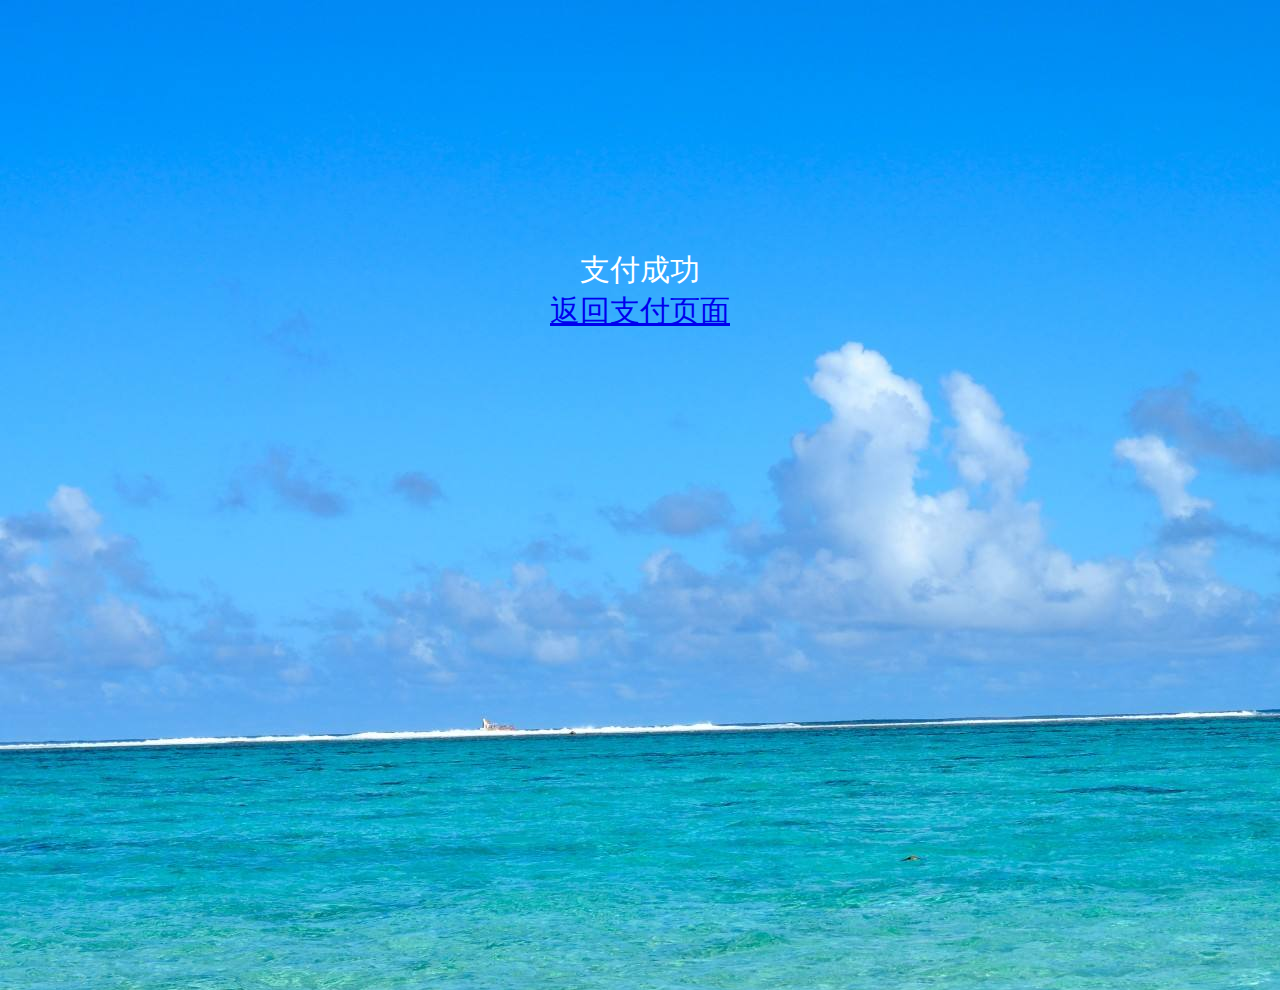
<file: src/main/resources/static/goBack.html>
<!DOCTYPE html>
<html lang="en">
<head>
    <meta charset="UTF-8">
    <meta name="viewport" content="width=device-width, initial-scale=1.0, maximum-scale=1.0, minimum-scale=1.0, user-scalable=no" />
    <title>支付成功</title>
    <style>
        *{
            padding: 0px;
            margin: 0px;
            list-style: none;
        }
        .all{
            width: 100%;
            height: 740px;
            background-image: url("img/timg.jpg");
            padding-top: 250px;
            text-align: center;
            color: white;
            font-size: 30px;
        }

    </style>
</head>
<body>
    <div class="all">
        <div>
            <div><p>支付成功</p></div>
            <div><a href="./index.html" target="_parent">返回支付页面</a></div>
        </div>

    </div>
</body>
<script>
    $(function () {
        sessionStorage.removeItem("state");
    })

</script>
</html>
</file>
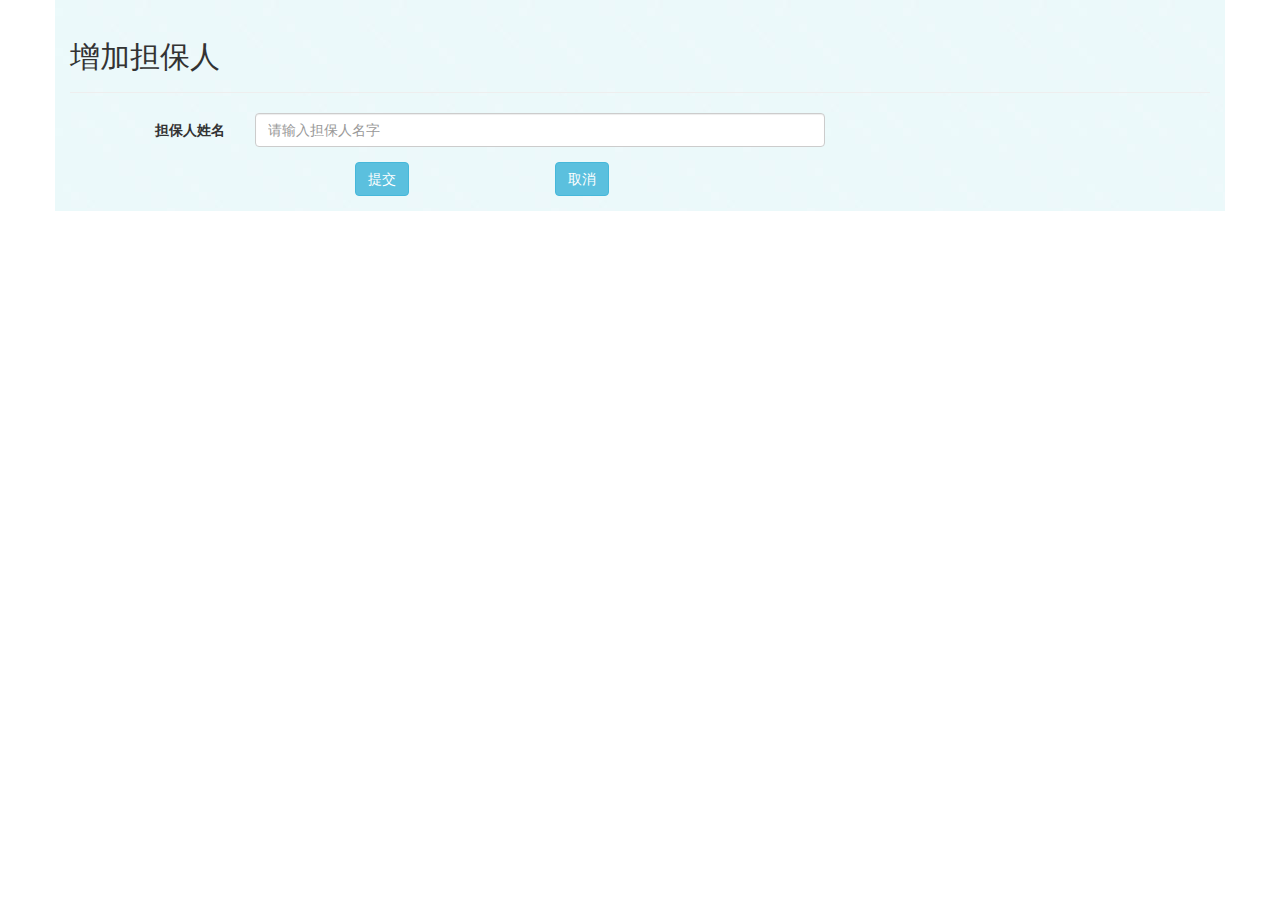
<file: src/main/resources/static/admin/addKefu.html>
<!DOCTYPE html>
<html lang="en">
<head>
    <meta charset="UTF-8">
    <title>担保人信息</title>
    <link rel="stylesheet" href="../bootstrap/css/bootstrap.min.css">
    <!-- 弹框样式-->
    <link rel="stylesheet" href="../sweetAlert/dist/sweetalert.css">
</head>
<body >
<div class="container" style="background-image: url('../img/backimg.jpg');height: 100%;">
    <div class="page-header">
        <h2>增加担保人
        </h2>
    </div>
    <div class="row">
        <form class="form-horizontal" >


            <div class="form-group">
                <label for="mynames" class="col-sm-2 control-label">担保人姓名</label>
                <div class="col-sm-6" >
                    <input type="text" class="form-control" id="mynames" placeholder="请输入担保人名字">
                </div>
            </div>


            <div class="form-group">
                <div class="col-sm-3"></div>
                <div class="col-sm-2" >
                    <button type="button" class="btn btn-info" onclick="changeInfo();">提交</button>
                </div>

                <div class="col-sm-4" >
                    <button type="button" class="btn btn-info" >取消</button>
                </div>
            </div>
        </form>
    </div>
</div>

</body>
<script src="../bootstrap/js/jquery-3.1.0.min.js"></script>
<script src="../bootstrap/js/jquerysession.js"></script>
<script src="../bootstrap/js/bootstrap.min.js"></script>
<script src="../sweetAlert/dist/sweetalert.js"></script>
<script src="../js/mJs/common.js"></script>
<script src="js/addKefu.js"></script>
</html>
</file>
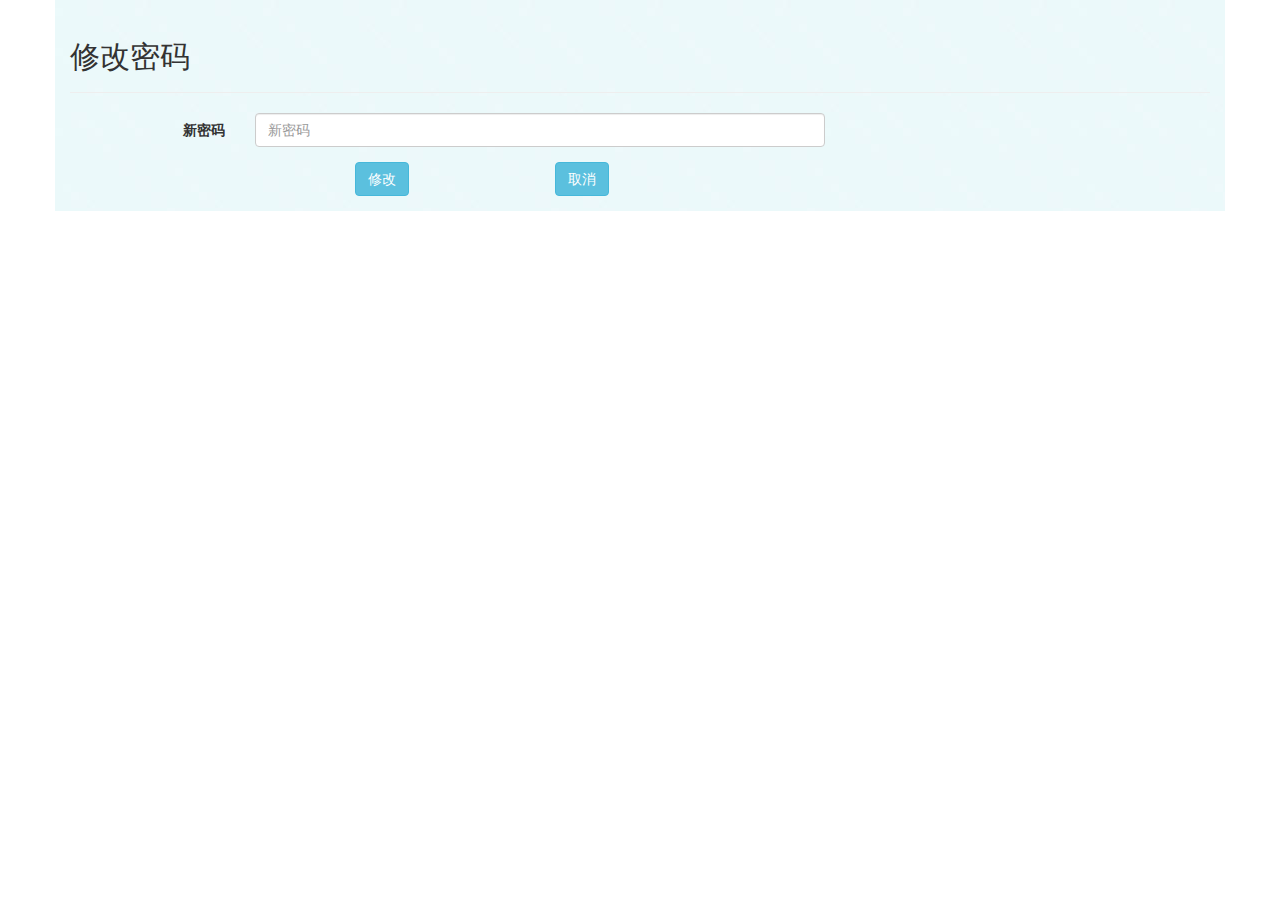
<file: src/main/resources/static/admin/changePsw.html>
<!DOCTYPE html>
<html lang="en">
<head>
    <meta charset="UTF-8">
    <title>我的信息</title>
    <link rel="stylesheet" href="../bootstrap/css/bootstrap.min.css">
    <!-- 弹框样式-->
    <link rel="stylesheet" href="../sweetAlert/dist/sweetalert.css">
</head>
<body >
<div class="container" style="background-image: url('../img/backimg.jpg');height: 100%;">
    <div class="page-header">
        <h2>修改密码
        </h2>
    </div>
    <div class="row">
        <form class="form-horizontal" >

            <div class="form-group">
                <label for="newpsw" class="col-sm-2 control-label">新密码</label>
                <div class="col-sm-6" >
                    <input type="text" class="form-control" id="newpsw" placeholder="新密码">
                </div>
            </div>


            <div class="form-group">
                <div class="col-sm-3"></div>
                <div class="col-sm-2" >
                    <button type="button" class="btn btn-info" onclick="changePsw();">修改</button>
                </div>

                <div class="col-sm-4" >
                    <button type="button" class="btn btn-info" >取消</button>
                </div>
            </div>
        </form>
    </div>
</div>

</body>
<script src="../bootstrap/js/jquery-3.1.0.min.js"></script>
<script src="../bootstrap/js/jquerysession.js"></script>
<script src="../bootstrap/js/bootstrap.min.js"></script>
<script src="../sweetAlert/dist/sweetalert.js"></script>
<script src="../js/mJs/common.js"></script>
<script>

    function changePsw() {
        $.ajax({
            url:'/modifyPsw',
            type:'post',
            data: {ucount:sessionStorage.getItem("aid"), newpassword:$('#newpsw').val()},
            dataType:'json',
            success:function (data) {
                if (data)
                    alert("修改成功");
                else
                    alert("修改是吧");
            }

    })
    }

</script>
</html>
</file>
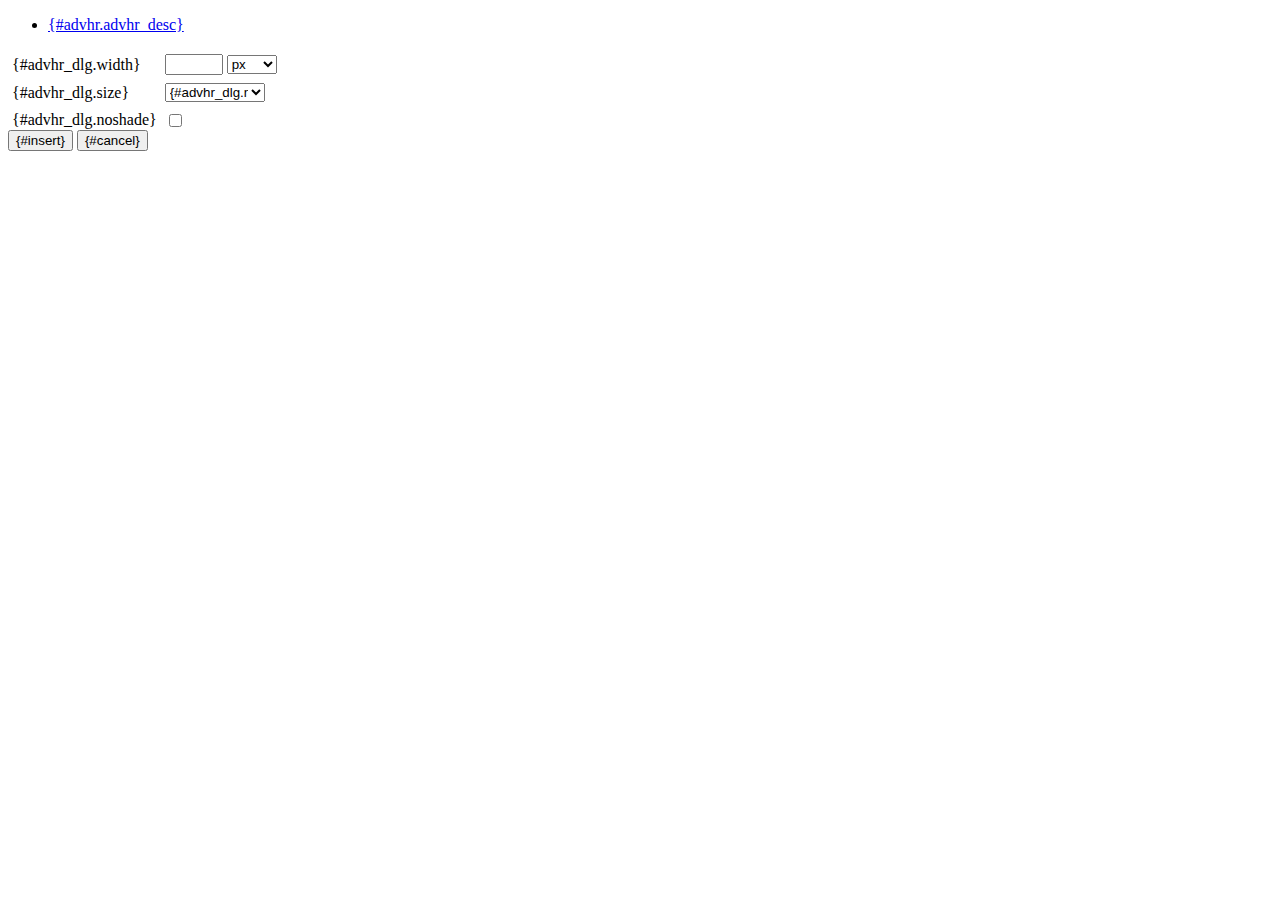
<file: src/main/resources/static/js/tiny-mce/plugins/advhr/rule.htm>
<!DOCTYPE html PUBLIC "-//W3C//DTD XHTML 1.0 Strict//EN" "http://www.w3.org/TR/xhtml1/DTD/xhtml1-strict.dtd">
<html xmlns="http://www.w3.org/1999/xhtml">
<head>
	<title>{#advhr.advhr_desc}</title>
	<script type="text/javascript" src="../../tiny_mce_popup.js"></script>
	<script type="text/javascript" src="js/rule.js"></script>
	<script type="text/javascript" src="../../utils/mctabs.js"></script>
	<script type="text/javascript" src="../../utils/form_utils.js"></script>
	<link href="css/advhr.css" rel="stylesheet" type="text/css" />
</head>
<body role="application">
<form onsubmit="AdvHRDialog.update();return false;" action="#">
	<div class="tabs">
		<ul>
			<li id="general_tab" class="current" aria-controls="general_panel"><span><a href="javascript:mcTabs.displayTab('general_tab','general_panel');" onmousedown="return false;">{#advhr.advhr_desc}</a></span></li>
		</ul>
	</div>

	<div class="panel_wrapper">
		<div id="general_panel" class="panel current">
			<table role="presentation" border="0" cellpadding="4" cellspacing="0">
					<tr role="group" aria-labelledby="width_label">
						<td><label id="width_label" for="width">{#advhr_dlg.width}</label></td>
						<td class="nowrap">
							<input id="width" name="width" type="text" value="" class="mceFocus" />
							<span style="display:none;" id="width_unit_label">{#advhr_dlg.widthunits}</span>
							<select name="width2" id="width2" aria-labelledby="width_unit_label">
								<option value="">px</option>
								<option value="%">%</option>
							</select>
						</td>
					</tr>
					<tr>
						<td><label for="size">{#advhr_dlg.size}</label></td>
						<td><select id="size" name="size">
							<option value="">{#advhr_dlg.normal}</option>
							<option value="1">1</option>
							<option value="2">2</option>
							<option value="3">3</option>
							<option value="4">4</option>
							<option value="5">5</option>
						</select></td>
					</tr>
					<tr>
						<td><label for="noshade">{#advhr_dlg.noshade}</label></td>
						<td><input type="checkbox" name="noshade" id="noshade" class="radio" /></td>
					</tr>
			</table>
		</div>
	</div>

	<div class="mceActionPanel">
		<input type="submit" id="insert" name="insert" value="{#insert}" />
		<input type="button" id="cancel" name="cancel" value="{#cancel}" onclick="tinyMCEPopup.close();" />
	</div>
</form>
</body>
</html>
</file>
<file: src/main/resources/static/sweetAlert/assets/docs.css>
.jumbotron {
  font-size: 16px;
  text-align: center;
  color: #fff;
  color: rgba(255,255,255,.75);
  background-color: #cb4b16;
  border-radius: 0;
}
.jumbotron h1 {
  margin-bottom: 15px;
  font-weight: 300;
  letter-spacing: -1px;
  color: #fff;
}
.jumbotron .small {
  font-size: .9em;
}
.jumbotron iframe {
  width: 90px!important;
  height: 20px!important;
  border: none;
  overflow: hidden;
  margin: 2px;
}
.jumbotron p a,
.jumbotron-links a {
  font-weight: 500;
  color: #fff;
  transition: all .1s ease-in-out;
}
.jumbotron p a:hover,
.jumbotron-links a:hover {
  text-shadow: 0 0 10px rgba(255,255,255,.55);
}

.jumbotron-links {
  margin-top: 15px;
  padding-left: 0;
  list-style: none;
  font-size: 14px;
}
.jumbotron-links li {
  display: inline;
}
.jumbotron-links li + li {
  margin-left: 20px;
}


.btn-outline {
  margin-top: 15px;
  margin-bottom: 15px;
  padding: 18px 24px;
  font-size: inherit;
  font-weight: 500;
  color: #fff;
  background-color: transparent;
  border-color: #fff;
  border-color: rgba(255,255,255,.5);
  transition: all .1s ease-in-out;
}

.btn-outline:hover,
.btn-outline:active {
  color: @color-bg;
  background-color: #fff;
  border-color: #fff;
}

.container {
  max-width: 680px;
}


h1,
h2 {
  font-weight: 300;
  color: #555;
  margin-top: 32px;
  margin-bottom: 32px;
  text-align: center;
}

h4 {
  font-weight: 300;
  color: #555;
  margin-top: 36px;
  margin-bottom: 24px;
}

pre {
  font-size: 0.8em;
  overflow: auto;
  word-wrap: normal;
  white-space: pre;
}

footer {
  text-align: center;
  opacity: .8;
  padding: 40px 0;
  margin-top: 40px;
  border-top: 1px solid #ccc;
}

.examples {
  text-align: center;
}

.examples .btn {
  margin-bottom: 4px;
}

.links {
  margin: 0;
  list-style: none;
  padding-left: 0;
}

.links li {
  display: inline;
  padding: 0 10px;
}
</file>
<file: src/main/resources/static/sweetAlert/dist/sweetalert.css>
@keyframes showSweetAlert {
  0% {
    transform: scale(0.7);
  }
  45% {
    transform: scale(1.05);
  }
  80% {
    transform: scale(0.95);
  }
  100% {
    transform: scale(1);
  }
}
@keyframes hideSweetAlert {
  0% {
    transform: scale(1);
  }
  100% {
    transform: scale(0.5);
  }
}
@keyframes slideFromTop {
  0% {
    top: 0%;
  }
  100% {
    top: 50%;
  }
}
@keyframes slideToTop {
  0% {
    top: 50%;
  }
  100% {
    top: 0%;
  }
}
@keyframes slideFromBottom {
  0% {
    top: 70%;
  }
  100% {
    top: 50%;
  }
}
@keyframes slideToBottom {
  0% {
    top: 50%;
  }
  100% {
    top: 70%;
  }
}
.showSweetAlert {
  animation: showSweetAlert 0.3s;
}
.showSweetAlert[data-animation=none] {
  animation: none;
}
.showSweetAlert[data-animation=slide-from-top] {
  animation: slideFromTop 0.3s;
}
.showSweetAlert[data-animation=slide-from-bottom] {
  animation: slideFromBottom 0.3s;
}
.hideSweetAlert {
  animation: hideSweetAlert 0.3s;
}
.hideSweetAlert[data-animation=none] {
  animation: none;
}
.hideSweetAlert[data-animation=slide-from-top] {
  animation: slideToTop 0.3s;
}
.hideSweetAlert[data-animation=slide-from-bottom] {
  animation: slideToBottom 0.3s;
}
@keyframes animateSuccessTip {
  0% {
    width: 0;
    left: 1px;
    top: 19px;
  }
  54% {
    width: 0;
    left: 1px;
    top: 19px;
  }
  70% {
    width: 50px;
    left: -8px;
    top: 37px;
  }
  84% {
    width: 17px;
    left: 21px;
    top: 48px;
  }
  100% {
    width: 25px;
    left: 14px;
    top: 45px;
  }
}
@keyframes animateSuccessLong {
  0% {
    width: 0;
    right: 46px;
    top: 54px;
  }
  65% {
    width: 0;
    right: 46px;
    top: 54px;
  }
  84% {
    width: 55px;
    right: 0px;
    top: 35px;
  }
  100% {
    width: 47px;
    right: 8px;
    top: 38px;
  }
}
@keyframes rotatePlaceholder {
  0% {
    transform: rotate(-45deg);
  }
  5% {
    transform: rotate(-45deg);
  }
  12% {
    transform: rotate(-405deg);
  }
  100% {
    transform: rotate(-405deg);
  }
}
.animateSuccessTip {
  animation: animateSuccessTip 0.75s;
}
.animateSuccessLong {
  animation: animateSuccessLong 0.75s;
}
.sa-icon.sa-success.animate::after {
  animation: rotatePlaceholder 4.25s ease-in;
}
@keyframes animateErrorIcon {
  0% {
    transform: rotateX(100deg);
    opacity: 0;
  }
  100% {
    transform: rotateX(0deg);
    opacity: 1;
  }
}
.animateErrorIcon {
  animation: animateErrorIcon 0.5s;
}
@keyframes animateXMark {
  0% {
    transform: scale(0.4);
    margin-top: 26px;
    opacity: 0;
  }
  50% {
    transform: scale(0.4);
    margin-top: 26px;
    opacity: 0;
  }
  80% {
    transform: scale(1.15);
    margin-top: -6px;
  }
  100% {
    transform: scale(1);
    margin-top: 0;
    opacity: 1;
  }
}
.animateXMark {
  animation: animateXMark 0.5s;
}
@keyframes pulseWarning {
  0% {
    border-color: #F8D486;
  }
  100% {
    border-color: #F8BB86;
  }
}
.pulseWarning {
  animation: pulseWarning 0.75s infinite alternate;
}
@keyframes pulseWarningIns {
  0% {
    background-color: #F8D486;
  }
  100% {
    background-color: #F8BB86;
  }
}
.pulseWarningIns {
  animation: pulseWarningIns 0.75s infinite alternate;
}
@keyframes rotate-loading {
  0% {
    transform: rotate(0deg);
  }
  100% {
    transform: rotate(360deg);
  }
}
body.stop-scrolling {
  height: 100%;
  overflow: hidden;
}
.sweet-overlay {
  background-color: rgba(0, 0, 0, 0.4);
  position: fixed;
  left: 0;
  right: 0;
  top: 0;
  bottom: 0;
  display: none;
  z-index: 1040;
}
.sweet-alert {
  background-color: #ffffff;
  width: 478px;
  padding: 17px;
  border-radius: 5px;
  text-align: center;
  position: fixed;
  left: 50%;
  top: 50%;
  margin-left: -256px;
  margin-top: -200px;
  overflow: hidden;
  display: none;
  z-index: 2000;
}
@media all and (max-width: 767px) {
  .sweet-alert {
    width: auto;
    margin-left: 0;
    margin-right: 0;
    left: 15px;
    right: 15px;
  }
}
.sweet-alert .form-group {
  display: none;
}
.sweet-alert .form-group .sa-input-error {
  display: none;
}
.sweet-alert.show-input .form-group {
  display: block;
}
.sweet-alert .sa-confirm-button-container {
  display: inline-block;
  position: relative;
}
.sweet-alert .la-ball-fall {
  position: absolute;
  left: 50%;
  top: 50%;
  margin-left: -27px;
  margin-top: -9px;
  opacity: 0;
  visibility: hidden;
}
.sweet-alert button[disabled] {
  opacity: .6;
  cursor: default;
}
.sweet-alert button.confirm[disabled] {
  color: transparent;
}
.sweet-alert button.confirm[disabled] ~ .la-ball-fall {
  opacity: 1;
  visibility: visible;
  transition-delay: 0s;
}
.sweet-alert .sa-icon {
  width: 80px;
  height: 80px;
  border: 4px solid gray;
  border-radius: 50%;
  margin: 20px auto;
  position: relative;
  box-sizing: content-box;
}
.sweet-alert .sa-icon.sa-error {
  border-color: #d43f3a;
}
.sweet-alert .sa-icon.sa-error .sa-x-mark {
  position: relative;
  display: block;
}
.sweet-alert .sa-icon.sa-error .sa-line {
  position: absolute;
  height: 5px;
  width: 47px;
  background-color: #d9534f;
  display: block;
  top: 37px;
  border-radius: 2px;
}
.sweet-alert .sa-icon.sa-error .sa-line.sa-left {
  transform: rotate(45deg);
  left: 17px;
}
.sweet-alert .sa-icon.sa-error .sa-line.sa-right {
  transform: rotate(-45deg);
  right: 16px;
}
.sweet-alert .sa-icon.sa-warning {
  border-color: #eea236;
}
.sweet-alert .sa-icon.sa-warning .sa-body {
  position: absolute;
  width: 5px;
  height: 47px;
  left: 50%;
  top: 10px;
  border-radius: 2px;
  margin-left: -2px;
  background-color: #f0ad4e;
}
.sweet-alert .sa-icon.sa-warning .sa-dot {
  position: absolute;
  width: 7px;
  height: 7px;
  border-radius: 50%;
  margin-left: -3px;
  left: 50%;
  bottom: 10px;
  background-color: #f0ad4e;
}
.sweet-alert .sa-icon.sa-info {
  border-color: #46b8da;
}
.sweet-alert .sa-icon.sa-info::before {
  content: "";
  position: absolute;
  width: 5px;
  height: 29px;
  left: 50%;
  bottom: 17px;
  border-radius: 2px;
  margin-left: -2px;
  background-color: #5bc0de;
}
.sweet-alert .sa-icon.sa-info::after {
  content: "";
  position: absolute;
  width: 7px;
  height: 7px;
  border-radius: 50%;
  margin-left: -3px;
  top: 19px;
  background-color: #5bc0de;
}
.sweet-alert .sa-icon.sa-success {
  border-color: #4cae4c;
}
.sweet-alert .sa-icon.sa-success::before,
.sweet-alert .sa-icon.sa-success::after {
  content: '';
  border-radius: 50%;
  position: absolute;
  width: 60px;
  height: 120px;
  background: #ffffff;
  transform: rotate(45deg);
}
.sweet-alert .sa-icon.sa-success::before {
  border-radius: 120px 0 0 120px;
  top: -7px;
  left: -33px;
  transform: rotate(-45deg);
  transform-origin: 60px 60px;
}
.sweet-alert .sa-icon.sa-success::after {
  border-radius: 0 120px 120px 0;
  top: -11px;
  left: 30px;
  transform: rotate(-45deg);
  transform-origin: 0px 60px;
}
.sweet-alert .sa-icon.sa-success .sa-placeholder {
  width: 80px;
  height: 80px;
  border: 4px solid rgba(92, 184, 92, 0.2);
  border-radius: 50%;
  box-sizing: content-box;
  position: absolute;
  left: -4px;
  top: -4px;
  z-index: 2;
}
.sweet-alert .sa-icon.sa-success .sa-fix {
  width: 5px;
  height: 90px;
  background-color: #ffffff;
  position: absolute;
  left: 28px;
  top: 8px;
  z-index: 1;
  transform: rotate(-45deg);
}
.sweet-alert .sa-icon.sa-success .sa-line {
  height: 5px;
  background-color: #5cb85c;
  display: block;
  border-radius: 2px;
  position: absolute;
  z-index: 2;
}
.sweet-alert .sa-icon.sa-success .sa-line.sa-tip {
  width: 25px;
  left: 14px;
  top: 46px;
  transform: rotate(45deg);
}
.sweet-alert .sa-icon.sa-success .sa-line.sa-long {
  width: 47px;
  right: 8px;
  top: 38px;
  transform: rotate(-45deg);
}
.sweet-alert .sa-icon.sa-custom {
  background-size: contain;
  border-radius: 0;
  border: none;
  background-position: center center;
  background-repeat: no-repeat;
}
.sweet-alert .btn-default:focus {
  border-color: #cccccc;
  outline: 0;
  -webkit-box-shadow: inset 0 1px 1px rgba(0,0,0,.075), 0 0 8px rgba(204, 204, 204, 0.6);
  box-shadow: inset 0 1px 1px rgba(0,0,0,.075), 0 0 8px rgba(204, 204, 204, 0.6);
}
.sweet-alert .btn-success:focus {
  border-color: #4cae4c;
  outline: 0;
  -webkit-box-shadow: inset 0 1px 1px rgba(0,0,0,.075), 0 0 8px rgba(76, 174, 76, 0.6);
  box-shadow: inset 0 1px 1px rgba(0,0,0,.075), 0 0 8px rgba(76, 174, 76, 0.6);
}
.sweet-alert .btn-info:focus {
  border-color: #46b8da;
  outline: 0;
  -webkit-box-shadow: inset 0 1px 1px rgba(0,0,0,.075), 0 0 8px rgba(70, 184, 218, 0.6);
  box-shadow: inset 0 1px 1px rgba(0,0,0,.075), 0 0 8px rgba(70, 184, 218, 0.6);
}
.sweet-alert .btn-danger:focus {
  border-color: #d43f3a;
  outline: 0;
  -webkit-box-shadow: inset 0 1px 1px rgba(0,0,0,.075), 0 0 8px rgba(212, 63, 58, 0.6);
  box-shadow: inset 0 1px 1px rgba(0,0,0,.075), 0 0 8px rgba(212, 63, 58, 0.6);
}
.sweet-alert .btn-warning:focus {
  border-color: #eea236;
  outline: 0;
  -webkit-box-shadow: inset 0 1px 1px rgba(0,0,0,.075), 0 0 8px rgba(238, 162, 54, 0.6);
  box-shadow: inset 0 1px 1px rgba(0,0,0,.075), 0 0 8px rgba(238, 162, 54, 0.6);
}
.sweet-alert button::-moz-focus-inner {
  border: 0;
}
/*!
 * Load Awesome v1.1.0 (http://github.danielcardoso.net/load-awesome/)
 * Copyright 2015 Daniel Cardoso <@DanielCardoso>
 * Licensed under MIT
 */
.la-ball-fall,
.la-ball-fall > div {
  position: relative;
  -webkit-box-sizing: border-box;
  -moz-box-sizing: border-box;
  box-sizing: border-box;
}
.la-ball-fall {
  display: block;
  font-size: 0;
  color: #fff;
}
.la-ball-fall.la-dark {
  color: #333;
}
.la-ball-fall > div {
  display: inline-block;
  float: none;
  background-color: currentColor;
  border: 0 solid currentColor;
}
.la-ball-fall {
  width: 54px;
  height: 18px;
}
.la-ball-fall > div {
  width: 10px;
  height: 10px;
  margin: 4px;
  border-radius: 100%;
  opacity: 0;
  -webkit-animation: ball-fall 1s ease-in-out infinite;
  -moz-animation: ball-fall 1s ease-in-out infinite;
  -o-animation: ball-fall 1s ease-in-out infinite;
  animation: ball-fall 1s ease-in-out infinite;
}
.la-ball-fall > div:nth-child(1) {
  -webkit-animation-delay: -200ms;
  -moz-animation-delay: -200ms;
  -o-animation-delay: -200ms;
  animation-delay: -200ms;
}
.la-ball-fall > div:nth-child(2) {
  -webkit-animation-delay: -100ms;
  -moz-animation-delay: -100ms;
  -o-animation-delay: -100ms;
  animation-delay: -100ms;
}
.la-ball-fall > div:nth-child(3) {
  -webkit-animation-delay: 0ms;
  -moz-animation-delay: 0ms;
  -o-animation-delay: 0ms;
  animation-delay: 0ms;
}
.la-ball-fall.la-sm {
  width: 26px;
  height: 8px;
}
.la-ball-fall.la-sm > div {
  width: 4px;
  height: 4px;
  margin: 2px;
}
.la-ball-fall.la-2x {
  width: 108px;
  height: 36px;
}
.la-ball-fall.la-2x > div {
  width: 20px;
  height: 20px;
  margin: 8px;
}
.la-ball-fall.la-3x {
  width: 162px;
  height: 54px;
}
.la-ball-fall.la-3x > div {
  width: 30px;
  height: 30px;
  margin: 12px;
}
/*
 * Animation
 */
@-webkit-keyframes ball-fall {
  0% {
    opacity: 0;
    -webkit-transform: translateY(-145%);
    transform: translateY(-145%);
  }
  10% {
    opacity: .5;
  }
  20% {
    opacity: 1;
    -webkit-transform: translateY(0);
    transform: translateY(0);
  }
  80% {
    opacity: 1;
    -webkit-transform: translateY(0);
    transform: translateY(0);
  }
  90% {
    opacity: .5;
  }
  100% {
    opacity: 0;
    -webkit-transform: translateY(145%);
    transform: translateY(145%);
  }
}
@-moz-keyframes ball-fall {
  0% {
    opacity: 0;
    -moz-transform: translateY(-145%);
    transform: translateY(-145%);
  }
  10% {
    opacity: .5;
  }
  20% {
    opacity: 1;
    -moz-transform: translateY(0);
    transform: translateY(0);
  }
  80% {
    opacity: 1;
    -moz-transform: translateY(0);
    transform: translateY(0);
  }
  90% {
    opacity: .5;
  }
  100% {
    opacity: 0;
    -moz-transform: translateY(145%);
    transform: translateY(145%);
  }
}
@-o-keyframes ball-fall {
  0% {
    opacity: 0;
    -o-transform: translateY(-145%);
    transform: translateY(-145%);
  }
  10% {
    opacity: .5;
  }
  20% {
    opacity: 1;
    -o-transform: translateY(0);
    transform: translateY(0);
  }
  80% {
    opacity: 1;
    -o-transform: translateY(0);
    transform: translateY(0);
  }
  90% {
    opacity: .5;
  }
  100% {
    opacity: 0;
    -o-transform: translateY(145%);
    transform: translateY(145%);
  }
}
@keyframes ball-fall {
  0% {
    opacity: 0;
    -webkit-transform: translateY(-145%);
    -moz-transform: translateY(-145%);
    -o-transform: translateY(-145%);
    transform: translateY(-145%);
  }
  10% {
    opacity: .5;
  }
  20% {
    opacity: 1;
    -webkit-transform: translateY(0);
    -moz-transform: translateY(0);
    -o-transform: translateY(0);
    transform: translateY(0);
  }
  80% {
    opacity: 1;
    -webkit-transform: translateY(0);
    -moz-transform: translateY(0);
    -o-transform: translateY(0);
    transform: translateY(0);
  }
  90% {
    opacity: .5;
  }
  100% {
    opacity: 0;
    -webkit-transform: translateY(145%);
    -moz-transform: translateY(145%);
    -o-transform: translateY(145%);
    transform: translateY(145%);
  }
}
</file>
<file: src/main/resources/static/css/assets/lineicons/style.css>
@font-face {
	font-family: 'linecons';
	src:url('fonts/linecons.eot');
}
@font-face {
	font-family: 'linecons';
	src: url([data-uri]) format('svg'),
		 url([data-uri]) format('truetype');
	font-weight: normal;
	font-style: normal;
}

/* Use the following CSS code if you want to use data attributes for inserting your icons */
[data-icon]:before {
	font-family: 'linecons';
	content: attr(data-icon);
	speak: none;
	font-weight: normal;
	line-height: 1;
	-webkit-font-smoothing: antialiased;
}

/* Use the following CSS code if you want to have a class per icon */
[class^="li_"]:before, [class*=" li_"]:before {
	font-family: 'linecons';
	font-style: normal;
	speak: none;
	font-weight: normal;
	line-height: 1;
	-webkit-font-smoothing: antialiased;
}
.li_heart:before {
	content: "\e000";
}
.li_cloud:before {
	content: "\e001";
}
.li_star:before {
	content: "\e002";
}
.li_tv:before {
	content: "\e003";
}
.li_sound:before {
	content: "\e004";
}
.li_video:before {
	content: "\e005";
}
.li_trash:before {
	content: "\e006";
}
.li_user:before {
	content: "\e007";
}
.li_key:before {
	content: "\e008";
}
.li_search:before {
	content: "\e009";
}
.li_settings:before {
	content: "\e00a";
}
.li_camera:before {
	content: "\e00b";
}
.li_tag:before {
	content: "\e00c";
}
.li_lock:before {
	content: "\e00d";
}
.li_bulb:before {
	content: "\e00e";
}
.li_pen:before {
	content: "\e00f";
}
.li_diamond:before {
	content: "\e010";
}
.li_display:before {
	content: "\e011";
}
.li_location:before {
	content: "\e012";
}
.li_eye:before {
	content: "\e013";
}
.li_bubble:before {
	content: "\e014";
}
.li_stack:before {
	content: "\e015";
}
.li_cup:before {
	content: "\e016";
}
.li_phone:before {
	content: "\e017";
}
.li_news:before {
	content: "\e018";
}
.li_mail:before {
	content: "\e019";
}
.li_like:before {
	content: "\e01a";
}
.li_photo:before {
	content: "\e01b";
}
.li_note:before {
	content: "\e01c";
}
.li_clock:before {
	content: "\e01d";
}
.li_paperplane:before {
	content: "\e01e";
}
.li_params:before {
	content: "\e01f";
}
.li_banknote:before {
	content: "\e020";
}
.li_data:before {
	content: "\e021";
}
.li_music:before {
	content: "\e022";
}
.li_megaphone:before {
	content: "\e023";
}
.li_study:before {
	content: "\e024";
}
.li_lab:before {
	content: "\e025";
}
.li_food:before {
	content: "\e026";
}
.li_t-shirt:before {
	content: "\e027";
}
.li_fire:before {
	content: "\e028";
}
.li_clip:before {
	content: "\e029";
}
.li_shop:before {
	content: "\e02a";
}
.li_calendar:before {
	content: "\e02b";
}
.li_vallet:before {
	content: "\e02c";
}
.li_vynil:before {
	content: "\e02d";
}
.li_truck:before {
	content: "\e02e";
}
.li_world:before {
	content: "\e02f";
}
</file>
<file: src/main/resources/static/css/index1.css>
html {

}
body {
    font-family:"Microsoft Yahei";
    font-size:12px;
    margin:0;
    background: #fff url(../img/大海.jpg) 50% 0 no-repeat;}
ul {
    padding:0;
    margin:0;
}
ul li {
    list-style-type:none;
}
a {
    text-decoration:none;
}
a:hover {
    text-decoration:none;color:#f00;
}
.cl{ clear: both;}
input[type="text"]:focus, input[type="password"]:focus {
    outline:none;
}
input::-ms-clear {
    display:none;
}
.login {
    margin:0 auto;
    width:370px;
    border:2px solid #eee;
    border-bottom:none;
    position:relative;
}
.header {
    height:50px;
    border-bottom:1px solid #e2e2e2;
    position:relative;
    font-family:"Microsoft Yahei";
}
.header .switch {
    height:45px;
    position:absolute;
    left:60px;
    bottom:0;
    font-size:16px;
}
.header .switch #switch_qlogin {
    margin-right:85px;
}
.header .switch .switch_btn {
    color:#999;
    display:inline-block;
    height:45px;
    line-height:45px;
    outline:none;
    *hide-focus:expression(this.hideFocus=true);
}
.header .switch .switch_btn_focus {
    color:#333;
    display:inline-block;
    height:45px;
    line-height:45px;
    outline:none;
    *hide-focus:expression(this.hideFocus=true);
}
.header .switch .switch_btn:hover {
    color:#333;
    text-decoration:none;
}
.header .switch .switch_btn_focus:hover {
    text-decoration:none;
}
#switch_bottom {
    position:absolute;
    bottom:-1px;_bottom:-2px;
    border-bottom:2px solid #848484;
}

.web_login {
    width:370px;
    position:relative;
}
#web_login{_left:60px;*left:0;}
.web_login .login_form {
    width:300px;
    margin:0 auto;
}
.web_login .reg_form {
    width:300px;
    margin:0 auto;
}
.web_login .input-tips {
    float:left;
    margin-top:10px;
    width:50px;
    height:42px;
    font-size:16px;
    line-height:42px;
    font-family:"Hiragino Sans GB", "Microsoft Yahei";
}
.web_login .input-tips2 {
    float:left;
    text-align:right;
    padding-right:10px;
    width:75px;
    height:30px;
    font-size:16px;
    margin-top:10px;
    clear:both;
    line-height:30px;
    font-family:"Hiragino Sans GB", "Microsoft Yahei";
}
.web_login .inputOuter {
    width:200px;
    height:42px;
    margin-top:10px;
    float:left;

}
.web_login .inputOuter2 {
    width:200px;
    margin-top:6px;margin-top:5px\9;
    float:left;

}
.web_login .inputstyle {
    width:200px;
    height:38px;
    padding-left:5px;
    line-height:30px;line-height:38px;
    border:1px solid #D7D7D7;
    background:#fff;
    color:#333;border-radius:2px;
    font-family:Verdana, Tahoma, Arial;
    font-size:16px;
    ime-mode:disabled;
}
.web_login input.inputstyle2:focus,.web_login input.inputstyle:focus{border:1px solid #198BD4;box-shadow:0 0 2px #198BD4;}
.web_login .inputstyle2 {
    width:200px;
    height:34px;
    padding-left:5px;
    line-height:34px;
    border:1px solid #D7D7D7;
    background:#fff;
    color:#333;border-radius:2px;
    font-family:Verdana, Tahoma, Arial;
    font-size:16px;
    ime-mode:disabled;
}
.web_login .uinArea {
    height:55px;
    position:relative;
    z-index:10;
}
.web_login .pwdArea {
    height:55px;
    margin-bottom:10px;
    position:relative;
    z-index:3;
}

.web_login .yzmArea {
    height:55px;
    margin-bottom:10px;
    position:relative;
    z-index:3;
}
.web_qr_login {
    position:relative;

    overflow:hidden;
}

.cue {
    height:40px;
    line-height:40px;
    font-size:14px;
    border:1px #CCCCCC solid;
    margin-top:10px;margin-bottom:5px;
    text-align:center;
    font-family:"Hiragino Sans GB", "Microsoft Yahei";
}
.login {
    background-color:#ffffff;
}

h1{margin:80px auto 50px auto;text-align:center;color:#fff;margin-left:-25px;font-size:35px;font-weight: bold;text-shadow: 0px 1px 1px #555;}
h1 sup{
    font-size: 18px;
    font-style: normal;
    position: absolute;
    margin-left: 10px;}
.login {border:0;padding:5px 0;
    background: #fff;
    margin: 0 auto;
    -webkit-box-shadow: 1px 1px 2px 0 rgba(0, 0, 0, .3);
    box-shadow: 1px 1px 2px 0 rgba(0, 0, 0, .3);}

.web_login{padding-bottom:20px;}

.jianyi{color:#fff;text-align:center;margin-top:25px;color:#B3B8C4;}
.reg_form li {
    height: 55px;
}
.cue {
    margin-top: 15px;
    margin-bottom: 10px;border:1px solid #eee;border-radius:3px;
}
.web_login input.inputstyle2:focus, .web_login input.inputstyle:focus {
    border: 1px solid #5796f;
    box-shadow: 0 0 0;
}
.web_login .reg_form {
    width: 300px;
    margin: 0 auto;
}
.web_login .inputstyle2 {border-radius:2px;width:210px;}
.web_login .input-tips2 {
    padding-right: 5px;
    width: 80px;_width: 75px;_font-size:12px;}
.button_blue
{
    display:inline-block;
    float:left;
    height:41px;border-radius:4px;
    background:#2795dc;border:none;cursor:pointer;
    border-bottom:3px solid #0078b3;*border-bottom:none;
    color:#fff;
    font-size:16px;padding:0 10px;*width:140px;
    text-align:center;outline:none;font-family: "Microsoft Yahei",Arial, Helvetica, sans-serif;
}
input.button_blue:hover
{
    background:#0081c1;
    border-bottom:3px solid #006698;*border-bottom:none;
    color:#fff;
    text-decoration:none;
}
a.zcxy {text-decoration: underline;line-height:58px;margin-left:15px;color: #959ca8;}
.web_login .login_form {margin-top:30px;}
.web_login .uinArea {
    height: 60px;}
.header .switch{left:70px;}
</file>
<file: src/main/resources/static/js/tiny-mce/plugins/advhr/css/advhr.css>
input.radio {border:1px none #000; background:transparent; vertical-align:middle;}
.panel_wrapper div.current {height:80px;}
#width {width:50px; vertical-align:middle;}
#width2 {width:50px; vertical-align:middle;}
#size {width:100px;}
</file>
